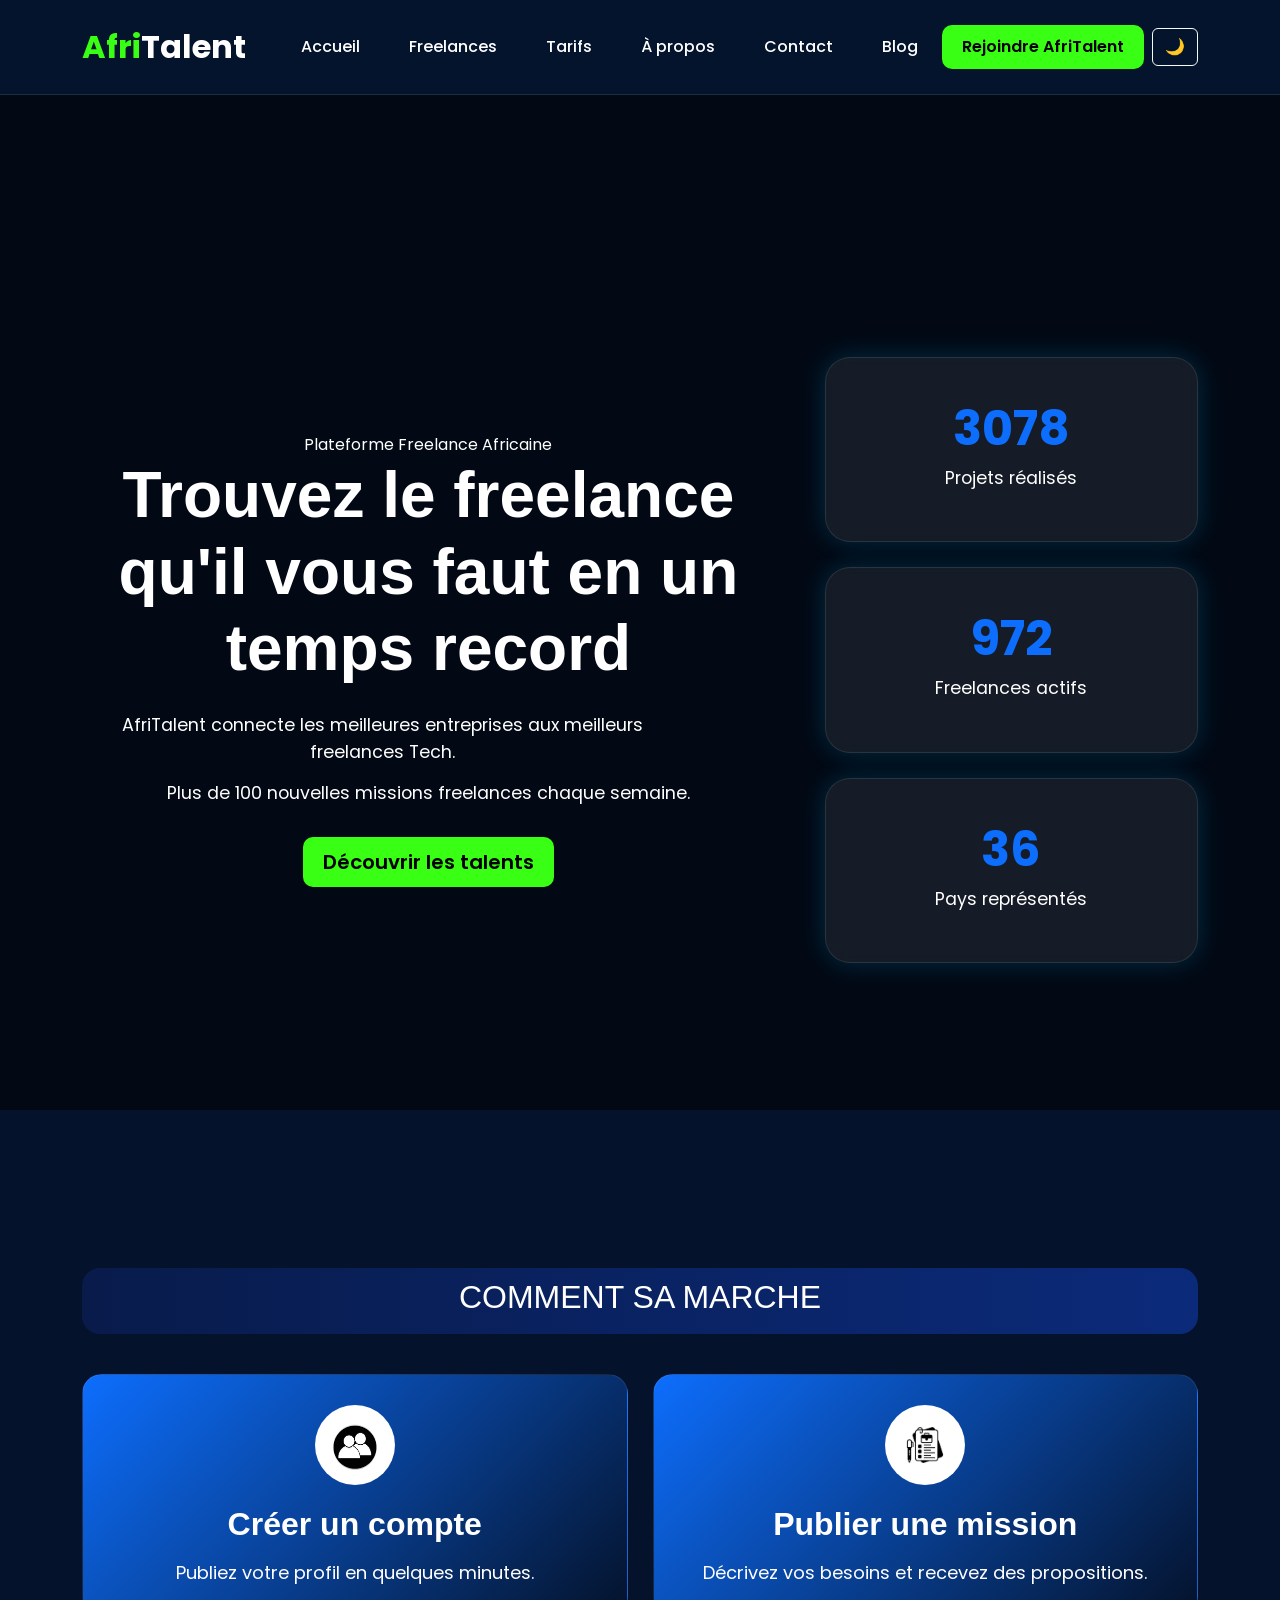
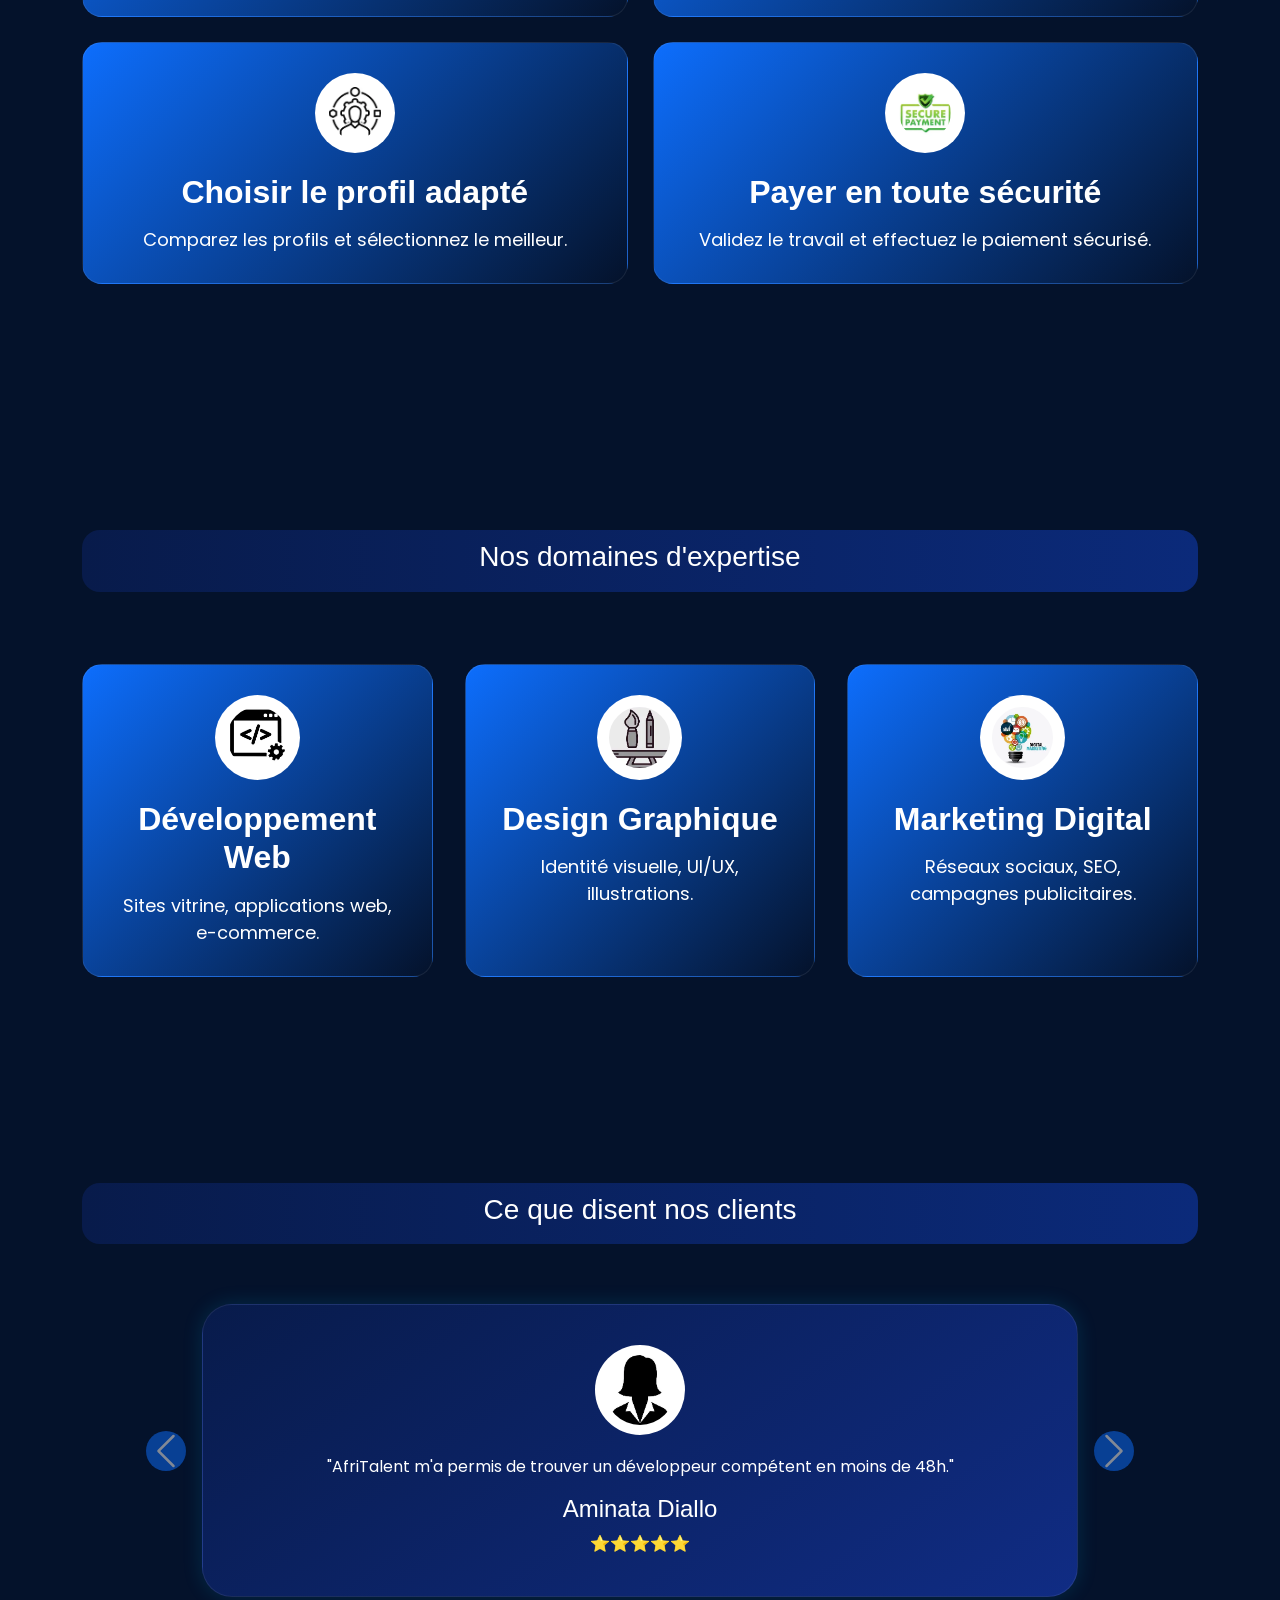
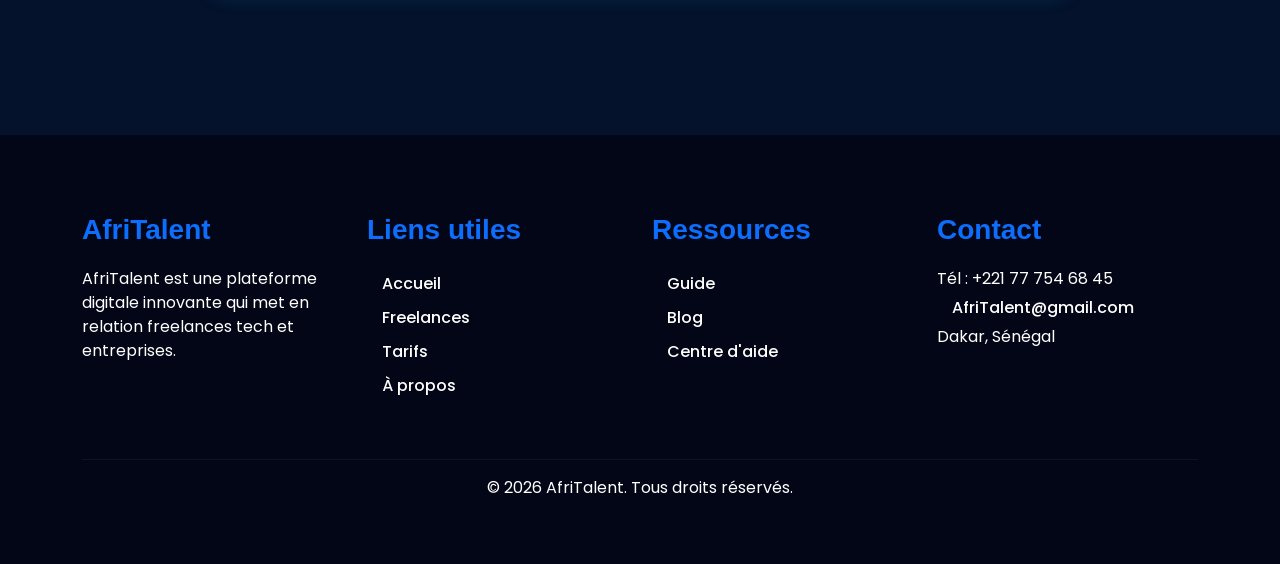
<file: index.html>
<!doctype html>
<html lang="fr">
  <head>
    <meta charset="UTF-8" />
    <meta name="viewport" content="width=device-width, initial-scale=1.0" />

    <title>AfriTalent - Accueil</title>

    <!-- Google Fonts -->
    <link rel="preconnect" href="https://fonts.googleapis.com" />
    <link rel="preconnect" href="https://fonts.gstatic.com" crossorigin />

    <link
      href="https://fonts.googleapis.com/css2?family=Poppins:wght@300;400;500;600;700&display=swap"
      rel="stylesheet"
    />

    <!-- Bootstrap -->
    <link
      href="https://cdn.jsdelivr.net/npm/bootstrap@5.3.0/dist/css/bootstrap.min.css"
      rel="stylesheet"
    />

    <!-- CSS -->
    <link rel="stylesheet" href="css/style.css" />
  </head>

  <body>
    <!-- NAVBAR -->
    <header>
      <nav class="navbar navbar-expand-lg navbar-dark fixed-top">
        <div class="container">
          <a class="navbar-brand logo" href="index.html">
            <span>Afri</span>Talent
          </a>

          <button
            class="navbar-toggler"
            type="button"
            data-bs-toggle="collapse"
            data-bs-target="#navMenu"
          >
            <span class="navbar-toggler-icon"></span>
          </button>

          <div
            class="collapse navbar-collapse justify-content-between align-items-center"
            id="navMenu"
          >
            <ul class="navbar-nav ms-auto">
              <li class="nav-item">
                <a class="nav-link active" href="index.html">Accueil</a>
              </li>

              <li class="nav-item">
                <a class="nav-link" href="freelances.html">Freelances</a>
              </li>

              <li class="nav-item">
                <a class="nav-link" href="tarifs.html">Tarifs</a>
              </li>

              <li class="nav-item">
                <a class="nav-link" href="about.html">À propos</a>
              </li>

              <li class="nav-item">
                <a class="nav-link" href="contact.html">Contact</a>
              </li>

              <li class="nav-item">
                <a class="nav-link" href="#">Blog</a>
              </li>
            </ul>

            <a href="contact.html" class="btn btn-primary ms-lg-3 mt-3 mt-lg-0">
              Rejoindre AfriTalent
            </a>
            <button
              id="theme-toggle"
              class="btn btn-outline-light ms-2 mt-3 mt-lg-0"
            >
              🌙
            </button>
          </div>
        </div>
      </nav>
    </header>

    <!-- MAIN -->
    <main>
      <!-- HERO -->
      <section id="herol">
        <div class="vid">
          <video autoplay muted loop playsinline class="video">
            <source src="videos/video2.mp4" type="video/mp4" />
          </video>

          <div class="vid-overlay"></div>
        </div>

        <div id="fond" class="container">
          <div class="hero-grid">
            <div class="hero-left">
              <span class="hero-badge"> Plateforme Freelance Africaine </span>

              <h1 id="free">
                Trouvez le freelance qu'il vous faut en un temps record
              </h1>

              <p class="hero-text">
                AfriTalent connecte les meilleures entreprises aux meilleurs
                freelances Tech.
              </p>

              <p>Plus de 100 nouvelles missions freelances chaque semaine.</p>

              <a href="freelances.html" class="btn btn-primary btn-lg mt-3">
                Découvrir les talents
              </a>
            </div>

            <div class="hero-right">
              <div class="hero-card">
                <span class="counter-number" data-target="3800"> 0 </span>
                <p>Projets réalisés</p>
              </div>

              <div class="hero-card">
                <span class="counter-number" data-target="1200"> 0 </span>
                <p>Freelances actifs</p>
              </div>

              <div class="hero-card">
                <span class="counter-number" data-target="45"> 0 </span>
                <p>Pays représentés</p>
              </div>
            </div>
          </div>
        </div>
      </section>

      <!-- COMMENT ÇA MARCHE -->
      <section class="container py-5">
        <nav class="navbar-section text-center">
          <h2>COMMENT SA MARCHE</h2>
        </nav>

        <div class="bento-grid">
          <div class="step-card large-card text-center">
            <img
              src="icones/icone_personne.webp"
              class="rounded-circle"
              alt="creer un compte"
            />
            <h3>Créer un compte</h3>
            <p>Publiez votre profil en quelques minutes.</p>
          </div>

          <div class="step-card text-center">
            <img
              src="icones/description3.webp"
              class="rounded-circle"
              alt="publier une mission"
            />
            <h3>Publier une mission</h3>
            <p>Décrivez vos besoins et recevez des propositions.</p>
          </div>

          <div class="step-card text-center">
            <img
              src="icones/profil.webp"
              class="rounded-circle"
              alt="choisir un profil"
            />
            <h3>Choisir le profil adapté</h3>
            <p>Comparez les profils et sélectionnez le meilleur.</p>
          </div>

          <div class="step-card wide-card text-center">
            <img
              src="icones/payement.webp"
              class="rounded-circle"
              alt="payer en toute sécurité"
            />
            <h3>Payer en toute sécurité</h3>
            <p>Validez le travail et effectuez le paiement sécurisé.</p>
          </div>
        </div>
      </section>

      <!-- SERVICES -->
      <section id="services">
        <div class="container py-5">
          <nav class="navbar-section text-center">
            <h3>Nos domaines d'expertise</h3>
          </nav>

          <div class="row g-4">
            <div class="col-12 col-md-6 col-lg-4">
              <div class="step-card service-card text-center">
                <img
                  src="icones/devweb.webp"
                  class="rounded-circle"
                  alt="développement web"
                />
                <h3>Développement Web</h3>
                <p>Sites vitrine, applications web, e-commerce.</p>
              </div>
            </div>

            <div class="col-12 col-md-6 col-lg-4">
              <div class="step-card service-card text-center">
                <img
                  src="icones/disegn.webp"
                  class="rounded-circle"
                  alt="design graphique"
                />
                <h3>Design Graphique</h3>
                <p>Identité visuelle, UI/UX, illustrations.</p>
              </div>
            </div>

            <div class="col-12 col-md-6 col-lg-4">
              <div class="step-card service-card text-center">
                <img
                  src="icones/marketing.webp"
                  class="rounded-circle"
                  alt="marketing digital"
                />
                <h3>Marketing Digital</h3>
                <p>Réseaux sociaux, SEO, campagnes publicitaires.</p>
              </div>
            </div>
          </div>
        </div>
      </section>

      <!-- TEMOIGNAGES -->
      <section id="temoignages">
        <div class="container py-5">
          <nav class="navbar-section text-center">
            <h3>Ce que disent nos clients</h3>
          </nav>

          <div
            id="testimonialCarousel"
            class="carousel slide"
            data-bs-ride="carousel"
          >
            <div class="carousel-inner">
              <div class="carousel-item active">
                <div class="testimonial-card text-center">
                  <img
                    src="icones/tem1.webp"
                    class="tem-img rounded-circle"
                    alt="Aminata Diallo"
                  />

                  <p>
                    "AfriTalent m'a permis de trouver un développeur compétent
                    en moins de 48h."
                  </p>

                  <h4>Aminata Diallo</h4>

                  <span>⭐⭐⭐⭐⭐</span>
                </div>
              </div>

              <div class="carousel-item">
                <div class="testimonial-card text-center">
                  <img
                    src="icones/tem2.webp"
                    class="tem-img rounded-circle"
                    alt="Sophie Mbaye"
                  />

                  <p>
                    "Nous avons trouvé un développeur React en moins de 24h."
                  </p>

                  <h4>Sophie Mbaye</h4>

                  <span>⭐⭐⭐⭐⭐</span>
                </div>
              </div>
              <div class="carousel-item">
                <div class="testimonial-card text-center">
                  <img
                    src="icones/tem1.webp"
                    class="rounded-circle tem-img"
                    alt="Khady Fall"
                  />
                  <p>
                    “Grâce à AfriTalent, j’ai trouvé des développeurs très
                    compétents pour mon projet en seulement quelques jours.”
                  </p>
                  <h4>Khady Fall</h4>
                  <small>Entrepreneure</small>
                  <span>⭐⭐⭐⭐⭐</span>
                </div>
              </div>

              <div class="carousel-item">
                <div class="testimonial-card text-center">
                  <img
                    src="icones/tem2.webp"
                    class="rounded-circle tem-img"
                    alt="Mamadou Sarr"
                  />
                  <p>
                    “Une plateforme moderne et facile à utiliser. Les freelances
                    sont vraiment qualifiés.”
                  </p>
                  <h4>Mamadou Sarr</h4>
                  <small>CEO Startup</small>
                  <span>⭐⭐⭐⭐⭐</span>
                </div>
              </div>

              <div class="carousel-item">
                <div class="testimonial-card text-center">
                  <img
                    src="icones/tem2.webp"
                    class="rounded-circle tem-img"
                    alt="Aïssatou Ndiaye"
                  />
                  <p>
                    “AfriTalent m’a permis de décrocher mes premières missions
                    internationales en freelance.”
                  </p>
                  <h5>Aïssatou Ndiaye</h5>
                  <small>Développeuse Web</small>
                  <span>⭐⭐⭐⭐⭐</span>
                </div>
              </div>
            </div>

            <!-- boutons carousel -->
            <button
              class="carousel-control-prev"
              type="button"
              data-bs-target="#testimonialCarousel"
              data-bs-slide="prev"
            >
              <span class="carousel-control-prev-icon"></span>
            </button>

            <button
              class="carousel-control-next"
              type="button"
              data-bs-target="#testimonialCarousel"
              data-bs-slide="next"
            >
              <span class="carousel-control-next-icon"></span>
            </button>
          </div>
        </div>
      </section>
    </main>

    <!-- FOOTER -->
    <footer id="foot" class="text-white mt-5 p-5">
      <div class="container">
        <div class="row">
          <!-- COL 1 -->

          <div class="col-12 col-md-6 col-lg-3 mb-4">
            <h3>AfriTalent</h3>

            <p>
              AfriTalent est une plateforme digitale innovante qui met en
              relation freelances tech et entreprises.
            </p>
          </div>

          <!-- COL 2 -->

          <div class="col-12 col-md-6 col-lg-3 mb-4">
            <h3>Liens utiles</h3>

            <ul class="list-unstyled">
              <li><a class="nav-link" href="index.html">Accueil</a></li>
              <li><a class="nav-link" href="freelances.html">Freelances</a></li>
              <li><a class="nav-link" href="tarifs.html">Tarifs</a></li>
              <li><a class="nav-link" href="about.html">À propos</a></li>
            </ul>
          </div>

          <!-- COL 3 -->

          <div class="col-12 col-md-6 col-lg-3 mb-4">
            <h3>Ressources</h3>

            <ul class="list-unstyled">
              <li><a class="nav-link" href="#">Guide</a></li>
              <li><a class="nav-link" href="#">Blog</a></li>
              <li><a class="nav-link" href="#">Centre d'aide</a></li>
            </ul>
          </div>

          <!-- COL 4 -->

          <div class="col-12 col-md-6 col-lg-3 mb-4">
            <h3>Contact</h3>

            <ul class="list-unstyled">
              <li>Tél : +221 77 754 68 45</li>

              <li>
                <a class="nav-link" href="mailto:AfriTalent@gmail.com">
                  AfriTalent@gmail.com
                </a>
              </li>

              <li>Dakar, Sénégal</li>
            </ul>
          </div>
        </div>

        <hr />

        <div class="text-center">
          <p>© 2026 AfriTalent. Tous droits réservés.</p>
        </div>
      </div>
    </footer>
    <button id="backToTop">↑</button>

    <!-- Bootstrap JS -->
    <script src="https://cdn.jsdelivr.net/npm/bootstrap@5.3.0/dist/js/bootstrap.bundle.min.js"></script>

    <!-- JS -->
    <script src="js/main.js"></script>
  </body>
</html>
</file>
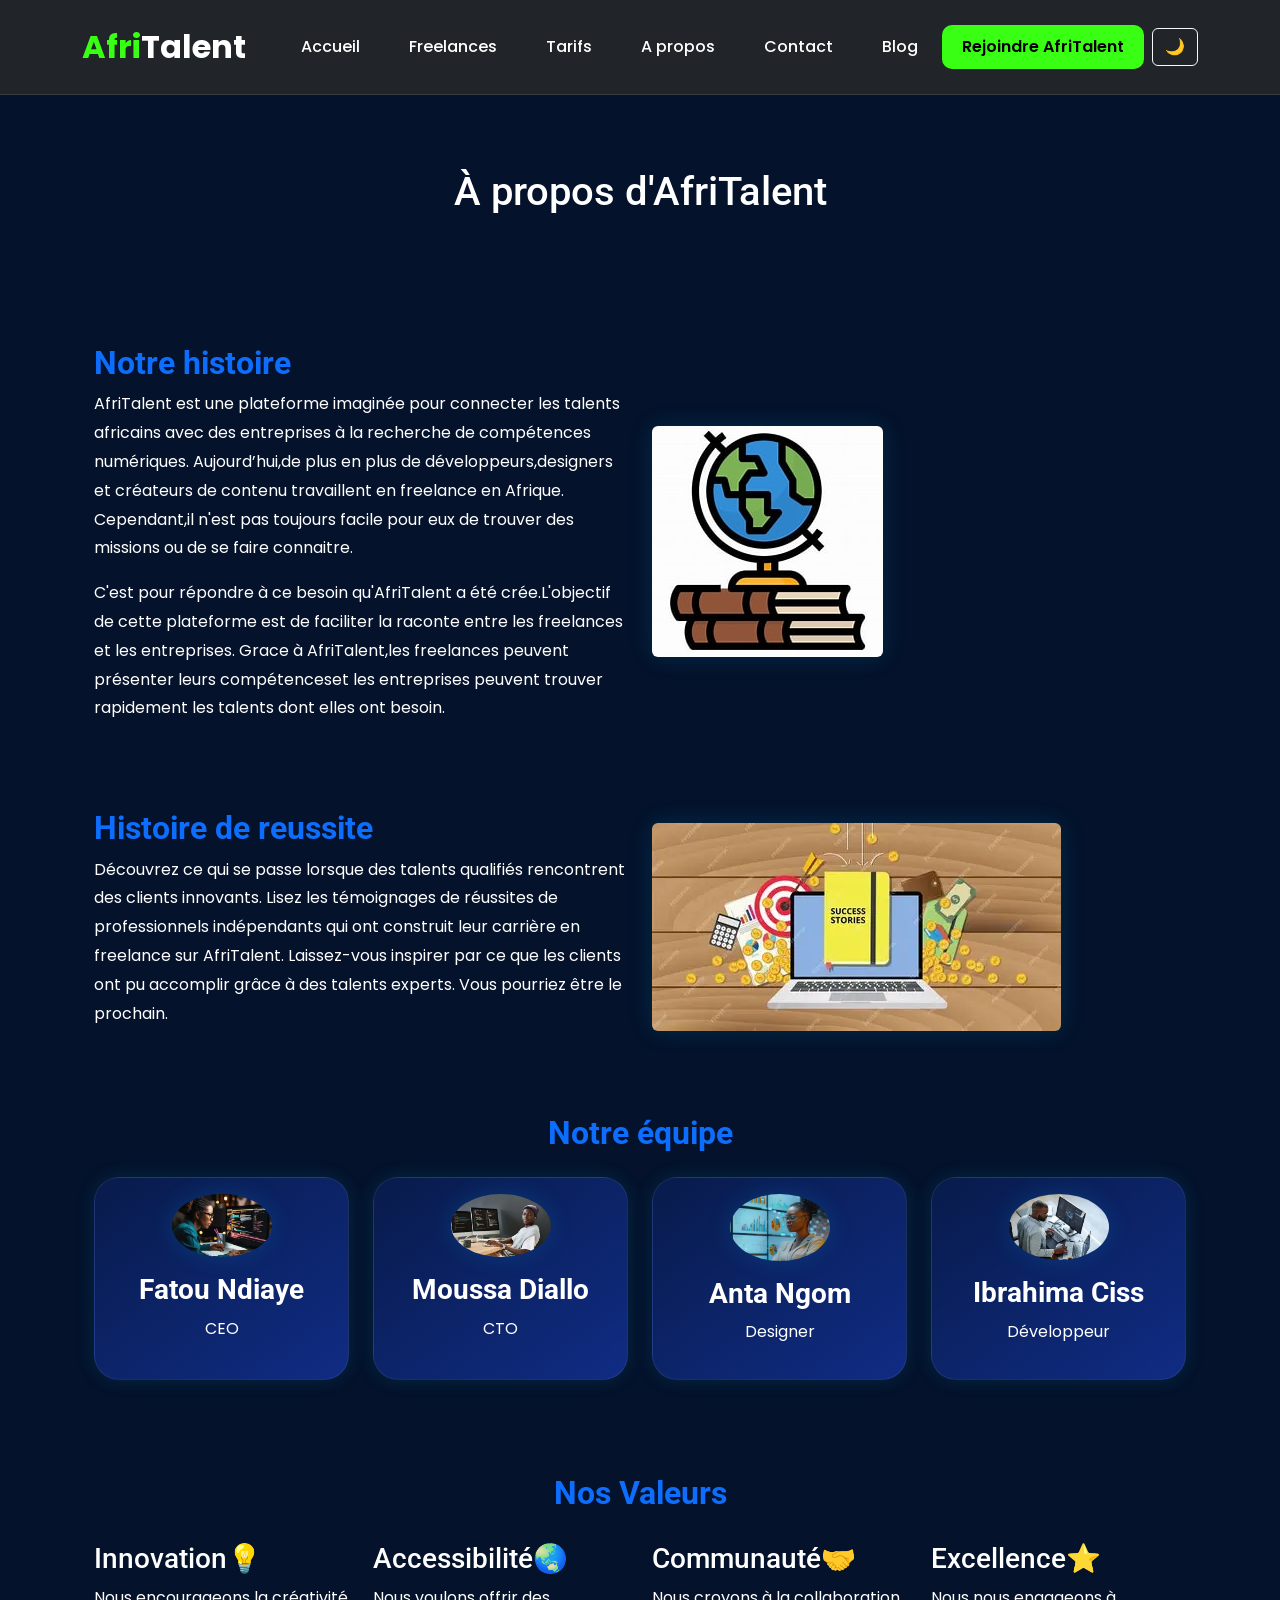
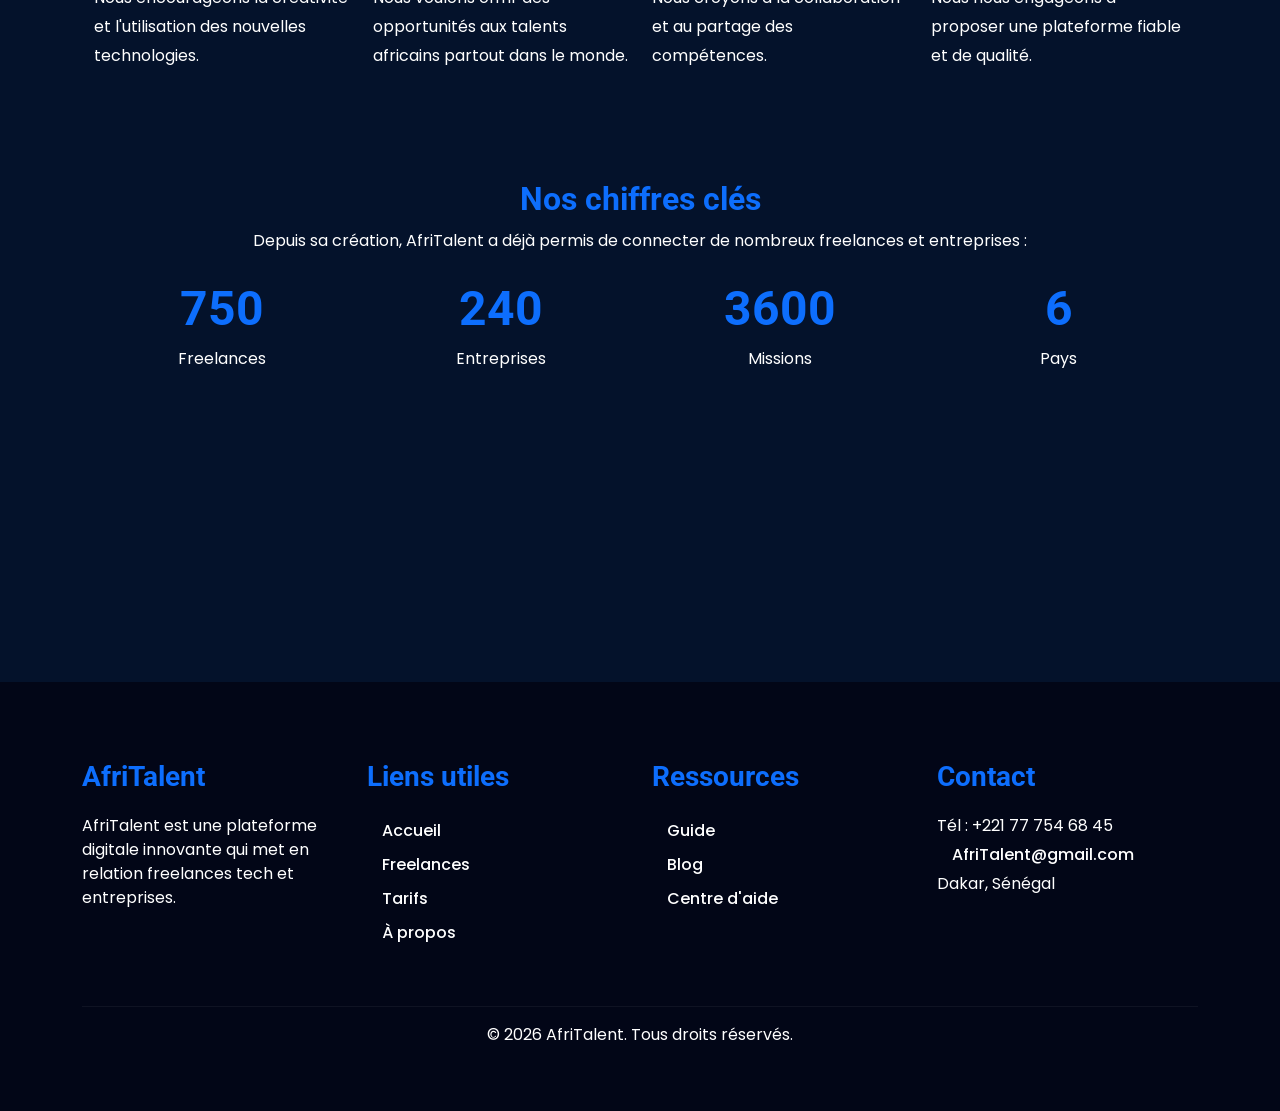
<file: about.html>
<!doctype html>
<html lang="fr">
  <head>
    <meta charset="UTF-8" />
    <meta name="viewport" content="width=device-width, initial-scale=1.0" />
    <title>AfriTalent-About</title>
    <!-- Google Fonts -->
    <link rel="preconnect" href="https://fonts.googleapis.com" />
    <link rel="preconnect" href="https://fonts.gstatic.com" crossorigin />

    <link
      href="https://fonts.googleapis.com/css2?family=Poppins:wght@300;400;500;600;700&family=Roboto:wght@300;400;500&display=swap"
      rel="stylesheet"
    />
    <!-- Bootstrap 5 via CDN : feuille de style -->
    <link
      href="https://cdn.jsdelivr.net/npm/bootstrap@5.3.0/dist/css/bootstrap.min.css"
      rel="stylesheet"
    />
    <link rel="stylesheet" href="css/style.css" />
  </head>
  <body>
    <header>
      <!-- Navigation Bootstrap commune a toutes les pages -->
      <nav class="navbar navbar-expand-lg navbar-dark bg-dark fixed-top">
        <div class="container">
          <a class="navbar-brand logo" href="index.html">
            <span>Afri</span>Talent
          </a>
          <button
            class="navbar-toggler"
            type="button"
            data-bs-toggle="collapse"
            data-bs-target="#navMenu"
            aria-controls="navMenu"
            aria-expanded="false"
            aria-label="Toggle navigation"
          >
            <span class="navbar-toggler-icon"></span>
          </button>
          <div
            class="collapse navbar-collapse justify-content-between align-items-center"
            id="navMenu"
          >
            <ul class="navbar-nav ms-auto">
              <li class="nav-item">
                <a class="nav-link active" href="index.html">Accueil</a>
              </li>
              <li class="nav-item">
                <a class="nav-link" href="freelances.html">Freelances</a>
              </li>
              <li class="nav-item">
                <a class="nav-link" href="tarifs.html">Tarifs</a>
              </li>
              <li class="nav-item">
                <a class="nav-link" href="about.html">A propos</a>
              </li>
              <li class="nav-item">
                <a class="nav-link" href="contact.html">Contact</a>
              </li>
              <li class="nav-item">
                <a class="nav-link" href="index.html">Blog</a>
              </li>
            </ul>
            <a href="contact.html" class="btn btn-primary ms-3"
              >Rejoindre AfriTalent</a
            >
            <button
              id="theme-toggle"
              class="btn btn-outline-light ms-2 mt-3 mt-lg-0"
            >
              🌙
            </button>
          </div>
        </div>
      </nav>
    </header>
    <section id="hero">
      <h1 class="text-center pt-5">À propos d'AfriTalent</h1>

      <div class="container py-5">
        <div class="container pt-5">
          <section>
            <div class="row align-items-center mt-4">
              <div class="col-12 col-md-6">
                <h2 class="acc">Notre histoire</h2>
                <p>
                  AfriTalent est une plateforme imaginée pour connecter les
                  talents africains avec des entreprises à la recherche de
                  compétences numériques. Aujourd’hui,de plus en plus de
                  développeurs,designers et créateurs de contenu travaillent en
                  freelance en Afrique. Cependant,il n'est pas toujours facile
                  pour eux de trouver des missions ou de se faire connaitre.
                </p>
                <p>
                  C'est pour répondre à ce besoin qu'AfriTalent a été
                  crée.L'objectif de cette plateforme est de faciliter la
                  raconte entre les freelances et les entreprises. Grace à
                  AfriTalent,les freelances peuvent présenter leurs
                  compétenceset les entreprises peuvent trouver rapidement les
                  talents dont elles ont besoin.
                </p>
              </div>
              <div class="col-12 col-md-6">
                <img
                  src="icones/histoire.jpg"
                  class="img-fluid rounded"
                  alt="Histoire AfriTalent"
                />
              </div>
            </div>
          </section>
          <section class="mt-5">
            <div class="row align-items-center mt-4">
              <div class="col-md-6">
                <h2 class="acc">Histoire de reussite</h2>
                <p>
                  Découvrez ce qui se passe lorsque des talents qualifiés
                  rencontrent des clients innovants. Lisez les témoignages de
                  réussites de professionnels indépendants qui ont construit
                  leur carrière en freelance sur AfriTalent. Laissez-vous
                  inspirer par ce que les clients ont pu accomplir grâce à des
                  talents experts. Vous pourriez être le prochain.
                </p>
              </div>
              <div class="col-12 col-md-6">
                <img
                  src="icones/reussite.webp"
                  class="img-fluid rounded"
                  alt="Histoire de réussite"
                />
              </div>
            </div>
          </section>
          <section class="mt-5">
            <h2 class="text-center acc">Notre équipe</h2>

            <div class="row text-center mt-4">
              <div class="col-12 col-sm-6 col-lg-3 mb-4">
                <div class="card p-3 equipe">
                  <img
                    src="icones/femme.webp"
                    alt="Fatou Ndiaye"
                    class="rounded-circle mx-auto mb-3"
                    width="100"
                  />
                  <h3>Fatou Ndiaye</h3>
                  <p>CEO</p>
                </div>
              </div>

              <div class="col-12 col-sm-6 col-lg-3 mb-4">
                <div class="card p-3 equipe">
                  <img
                    src="icones/hommes.webp"
                    alt="Moussa Diallo"
                    class="rounded-circle mx-auto mb-3"
                    width="100"
                  />
                  <h3>Moussa Diallo</h3>
                  <p>CTO</p>
                </div>
              </div>

              <div class="col-12 col-sm-6 col-lg-3 mb-4">
                <div class="card p-3 equipe">
                  <img
                    src="icones/anta.webp"
                    alt="Anta Ngom"
                    class="rounded-circle mx-auto mb-3"
                    width="100"
                  />
                  <h3>Anta Ngom</h3>
                  <p>Designer</p>
                </div>
              </div>

              <div class="col-12 col-sm-6 col-lg-3 mb-4">
                <div class="card p-3 equipe">
                  <img
                    src="icones/ibou.webp"
                    alt="Ibrahima Ciss"
                    class="rounded-circle mx-auto mb-3"
                    width="100"
                  />
                  <h3>Ibrahima Ciss</h3>
                  <p>Développeur</p>
                </div>
              </div>
            </div>
          </section>
          <section class="mt-5">
            <h2 class="text-center acc">Nos Valeurs</h2>
            <div class="row">
              <div class="col-12 col-sm-6 col-lg-3 mb-4">
                <h3>Innovation💡</h3>
                <p>
                  Nous encourageons la créativité et l'utilisation des nouvelles
                  technologies.
                </p>
              </div>
              <div class="col-12 col-sm-6 col-lg-3 mb-4">
                <h3>Accessibilité🌏</h3>
                <p>
                  Nous voulons offrir des opportunités aux talents africains
                  partout dans le monde.
                </p>
              </div>
              <div class="col-12 col-sm-6 col-lg-3 mb-4">
                <h3>Communauté🤝</h3>
                <p>
                  Nous croyons à la collaboration et au partage des compétences.
                </p>
              </div>
              <div class="col-12 col-sm-6 col-lg-3 mb-4">
                <h3>Excellence⭐</h3>
                <p>
                  Nous nous engageons à proposer une plateforme fiable et de
                  qualité.
                </p>
              </div>
            </div>
          </section>
          <section class="mt-5">
            <h2 class="text-center acc">Nos chiffres clés</h2>

            <p class="text-center">
              Depuis sa création, AfriTalent a déjà permis de connecter de
              nombreux freelances et entreprises :
            </p>

            <div class="row mt-4 text-center">
              <div class="col-12 col-sm-6 col-lg-3 mb-4">
                <h3 class="counter-number" data-target="2500">0</h3>
                <p>Freelances</p>
              </div>

              <div class="col-12 col-sm-6 col-lg-3 mb-4">
                <h3 class="counter-number" data-target="800">0</h3>
                <p>Entreprises</p>
              </div>

              <div class="col-12 col-sm-6 col-lg-3 mb-4">
                <h3 class="counter-number" data-target="12000">0</h3>
                <p>Missions</p>
              </div>

              <div class="col-12 col-sm-6 col-lg-3 mb-4">
                <h3 class="counter-number" data-target="20">0</h3>
                <p>Pays</p>
              </div>
            </div>
          </section>
        </div>
      </div>
    </section>

    <footer id="foot" class="text-white mt-5 p-5">
      <div class="container">
        <div class="row">
          <!-- COL 1 -->

          <div class="col-12col-md-6 col-lg-3 mb-4">
            <h3>AfriTalent</h3>

            <p>
              AfriTalent est une plateforme digitale innovante qui met en
              relation freelances tech et entreprises.
            </p>
          </div>

          <!-- COL 2 -->

          <div class="col-12 col-md-6 col-lg-3 mb-4">
            <h3>Liens utiles</h3>

            <ul class="list-unstyled">
              <li><a class="nav-link" href="index.html">Accueil</a></li>
              <li><a class="nav-link" href="freelances.html">Freelances</a></li>
              <li><a class="nav-link" href="tarifs.html">Tarifs</a></li>
              <li><a class="nav-link" href="about.html">À propos</a></li>
            </ul>
          </div>

          <!-- COL 3 -->

          <div class="col-12 col-md-6 col-lg-3 mb-4">
            <h3>Ressources</h3>

            <ul class="list-unstyled">
              <li><a class="nav-link" href="#">Guide</a></li>
              <li><a class="nav-link" href="#">Blog</a></li>
              <li><a class="nav-link" href="#">Centre d'aide</a></li>
            </ul>
          </div>

          <!-- COL 4 -->

          <div class="col-12 col-md-6 col-lg-3 mb-4">
            <h3>Contact</h3>

            <ul class="list-unstyled">
              <li>Tél : +221 77 754 68 45</li>

              <li>
                <a class="nav-link" href="mailto:AfriTalent@gmail.com">
                  AfriTalent@gmail.com
                </a>
              </li>

              <li>Dakar, Sénégal</li>
            </ul>
          </div>
        </div>

        <hr />

        <div class="text-center">
          <p>© 2026 AfriTalent. Tous droits réservés.</p>
        </div>
      </div>
    </footer>
    <button id="backToTop">↑</button>
    <!-- Bootstrap 5 via CDN : script JavaScript -->
    <script src="https://cdn.jsdelivr.net/npm/bootstrap@5.3.0/dist/js/bootstrap.bundle.min.js"></script>
    <!-- Votre script JavaScript -->
    <script src="js/main.js"></script>
  </body>
</html>
</file>
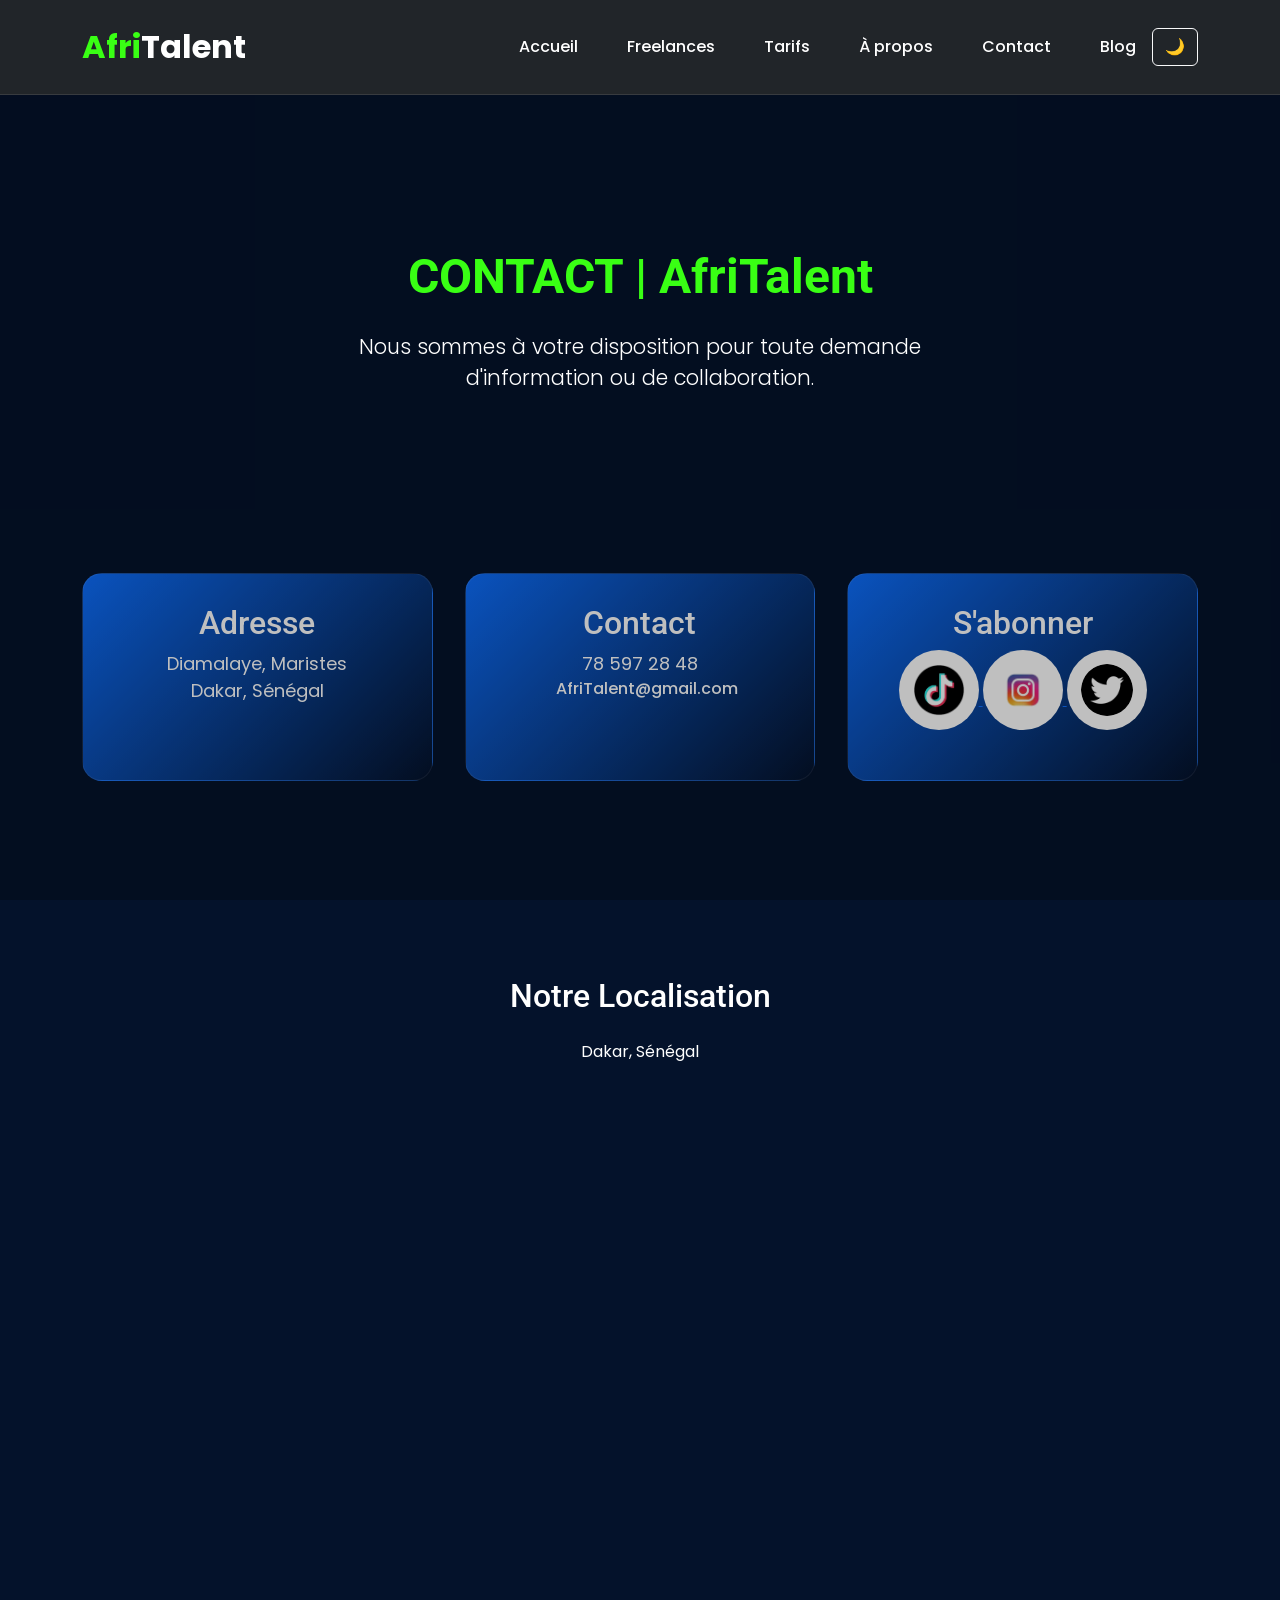
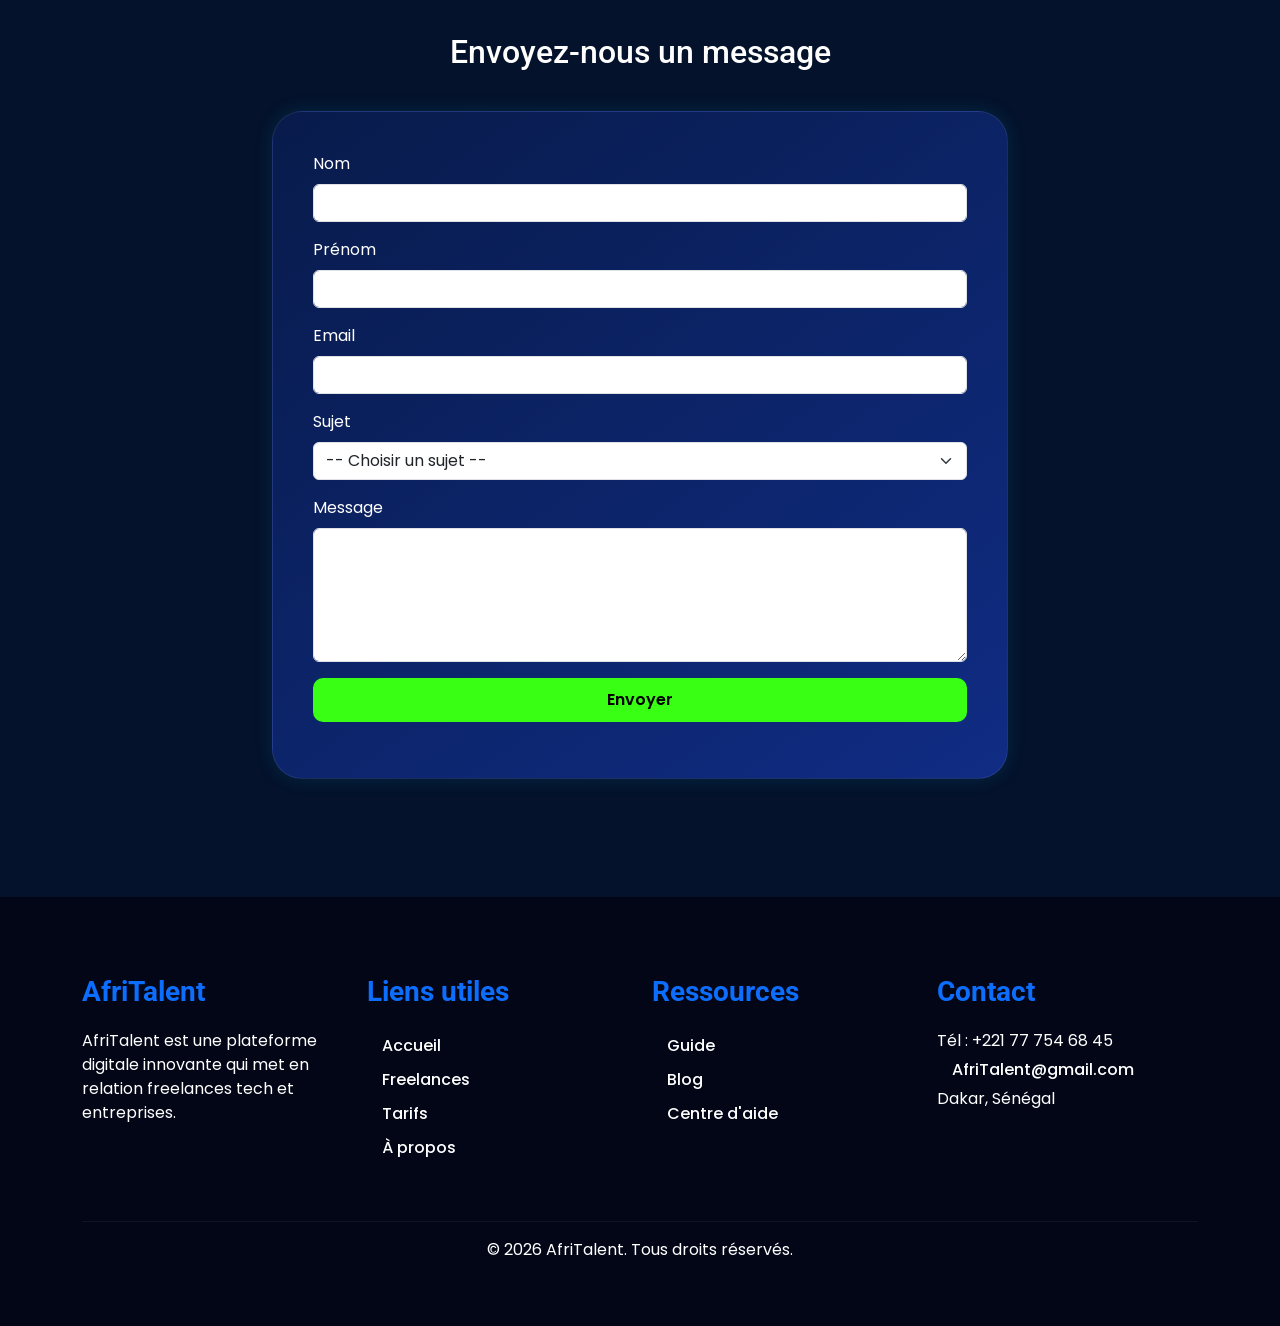
<file: contact.html>
<!doctype html>
<html lang="fr">
  <head>
    <meta charset="UTF-8" />
    <meta name="viewport" content="width=device-width, initial-scale=1.0" />
    <title>AfriTalent - Contact</title>

    <!-- Google Fonts -->
    <link rel="preconnect" href="https://fonts.googleapis.com" />
    <link rel="preconnect" href="https://fonts.gstatic.com" crossorigin />

    <link
      href="https://fonts.googleapis.com/css2?family=Poppins:wght@300;400;500;600;700&family=Roboto:wght@300;400;500&display=swap"
      rel="stylesheet"
    />

    <!-- Bootstrap -->
    <link
      href="https://cdn.jsdelivr.net/npm/bootstrap@5.3.0/dist/css/bootstrap.min.css"
      rel="stylesheet"
    />

    <!-- CSS -->
    <link rel="stylesheet" href="css/style.css" />
  </head>

  <body id="contact-page">
    <header class="mb-5 contact-header">
      <!-- NAVBAR -->
      <nav class="navbar navbar-expand-lg navbar-dark bg-dark fixed-top">
        <div class="container">
          <a class="navbar-brand logo" href="index.html">
            <span>Afri</span>Talent
          </a>

          <button
            class="navbar-toggler"
            type="button"
            data-bs-toggle="collapse"
            data-bs-target="#navMenu"
            aria-controls="navMenu"
            aria-expanded="false"
            aria-label="Toggle navigation"
          >
            <span class="navbar-toggler-icon"></span>
          </button>

          <div
            class="collapse navbar-collapse justify-content-between align-items-center"
            id="navMenu"
          >
            <ul class="navbar-nav ms-auto">
              <li class="nav-item">
                <a class="nav-link active" href="index.html"> Accueil </a>
              </li>

              <li class="nav-item">
                <a class="nav-link" href="freelances.html"> Freelances </a>
              </li>

              <li class="nav-item">
                <a class="nav-link" href="tarifs.html"> Tarifs </a>
              </li>

              <li class="nav-item">
                <a class="nav-link" href="about.html"> À propos </a>
              </li>

              <li class="nav-item">
                <a class="nav-link" href="contact.html"> Contact </a>
              </li>

              <li class="nav-item">
                <a class="nav-link" href="index.html"> Blog </a>
              </li>
            </ul>
            <button
              id="theme-toggle"
              class="btn btn-outline-light ms-2 mt-3 mt-lg-0"
            >
              🌙
            </button>
          </div>
        </div>
      </nav>
    </header>

    <!-- HERO CONTACT -->
    <section id="hero-contact">
      <div class="hero-overlay"></div>

      <div class="container hero-content text-center text-white">
        <h1 class="fw-bold">CONTACT | AfriTalent</h1>

        <p class="lead">
          Nous sommes à votre disposition pour toute demande d'information ou de
          collaboration.
        </p>
      </div>
    </section>

    <!-- INFOS CONTACT -->
    <section class="container py-5">
      <div class="row g-4">
        <!-- ADRESSE -->
        <div class="col-12 col-md-6 col-lg-4">
          <div class="step-card text-center h-100">
            <h2>Adresse</h2>

            <p>Diamalaye, Maristes</p>

            <p>Dakar, Sénégal</p>
          </div>
        </div>

        <!-- CONTACT -->
        <div class="col-12 col-md-6 col-lg-4">
          <div class="step-card text-center h-100">
            <h2>Contact</h2>

            <p>78 597 28 48</p>

            <a class="nav-link active" href="mailto:AfriTalent@gmail.com">
              AfriTalent@gmail.com
            </a>
          </div>
        </div>

        <!-- RESEAUX -->
        <div class="col-12 col-md-6 col-lg-4">
          <div class="step-card text-center h-100">
            <h2>S'abonner</h2>

            <a href="https://www.tiktok.com/">
              <img
                src="icones/tiktok.webp"
                class="rounded-circle social-icon"
                alt="TikTok"
              />
            </a>

            <a href="https://www.instagram.com/">
              <img
                src="icones/ins.webp"
                class="rounded-circle social-icon"
                alt="Instagram"
              />
            </a>

            <a href="https://x.com/">
              <img
                src="icones/twit.png"
                class="rounded-circle social-icon"
                alt="Twitter"
              />
            </a>
          </div>
        </div>
      </div>
    </section>

    <!-- LOCALISATION -->
    <section class="container py-5">
      <div class="row justify-content-center">
        <div class="col-12 col-md-6 col-lg-8">
          <h2 class="text-center mb-4">Notre Localisation</h2>

          <p class="text-center">Dakar, Sénégal</p>

          <iframe
            src="https://www.google.com/maps/embed?pb=!1m18!1m12!1m3!1d3858.557766325698!2d-17.456789!3d14.712345!2m3!1f0!2f0!3f0!3m2!1i1024!2i768!4f13.1!3m3!1m2!1s0xec172c5d6b8f7b9f%3A0x3f8e9b2c1d5e6a7b!2sDakar%2C%20S%C3%A9n%C3%A9gal!5e0!3m2!1sfr!2ssn!4v1234567890!5m2!1sfr!2ssn"
            height="350"
            style="border: 0; border-radius: 15px; width: 100%"
            allowfullscreen=""
            loading="lazy"
          >
          </iframe>
        </div>
      </div>
    </section>

    <!-- FORMULAIRE -->
    <section class="container py-5">
      <div class="row justify-content-center">
        <div class="col-12 col-md-6 col-lg-8">
          <div class="contact-form-box">
            <h2 class="text-center mb-4">Envoyez-nous un message</h2>

            <form id="contactForm">
              <!-- NOM -->
              <div class="mb-3">
                <label class="form-label"> Nom </label>

                <input type="text" id="nom" class="form-control" />

                <small class="text-danger" id="errNom"></small>
              </div>

              <!-- PRENOM -->
              <div class="mb-3">
                <label class="form-label"> Prénom </label>

                <input type="text" id="prenom" class="form-control" />

                <small class="text-danger" id="errPrenom"></small>
              </div>

              <!-- EMAIL -->
              <div class="mb-3">
                <label class="form-label"> Email </label>

                <input type="email" id="email" class="form-control" />

                <small class="text-danger" id="errEmail"></small>
              </div>

              <!-- SUJET -->
              <div class="mb-3">
                <label class="form-label"> Sujet </label>

                <select id="sujet" class="form-select">
                  <option value="">-- Choisir un sujet --</option>

                  <option value="info">Information</option>

                  <option value="collab">Collaboration</option>

                  <option value="support">Support</option>
                </select>

                <small class="text-danger" id="errSujet"></small>
              </div>

              <!-- MESSAGE -->
              <div class="mb-3">
                <label class="form-label"> Message </label>

                <textarea id="message" class="form-control" rows="5"></textarea>

                <small class="text-danger" id="errMessage"></small>
              </div>

              <!-- BOUTON -->
              <button type="submit" class="btn btn-primary w-100">
                Envoyer
              </button>

              <!-- SUCCESS -->
              <div id="success" class="mt-3 text-center fw-bold"></div>
            </form>
          </div>
        </div>
      </div>
    </section>

    <!-- FOOTER -->
    <footer id="foot" class="text-white mt-5 p-5">
      <div class="container">
        <div class="row">
          <!-- COL 1 -->
          <div class="col-12 col-md-6 col-lg-3 mb-4">
            <h3>AfriTalent</h3>

            <p>
              AfriTalent est une plateforme digitale innovante qui met en
              relation freelances tech et entreprises.
            </p>
          </div>

          <!-- COL 2 -->
          <div class="col-12 col-md-6 col-lg-3 mb-4">
            <h3>Liens utiles</h3>

            <ul class="list-unstyled">
              <li>
                <a class="nav-link" href="index.html"> Accueil </a>
              </li>

              <li>
                <a class="nav-link" href="freelances.html"> Freelances </a>
              </li>

              <li>
                <a class="nav-link" href="tarifs.html"> Tarifs </a>
              </li>

              <li>
                <a class="nav-link" href="about.html"> À propos </a>
              </li>
            </ul>
          </div>

          <!-- COL 3 -->
          <div class="col-12 col-md-6 col-lg-3 mb-4">
            <h3>Ressources</h3>

            <ul class="list-unstyled">
              <li>
                <a class="nav-link" href="#"> Guide </a>
              </li>

              <li>
                <a class="nav-link" href="#"> Blog </a>
              </li>

              <li>
                <a class="nav-link" href="#"> Centre d'aide </a>
              </li>
            </ul>
          </div>

          <!-- COL 4 -->
          <div class="col-12 col-md-6 col-lg-3 mb-4">
            <h3>Contact</h3>

            <ul class="list-unstyled">
              <li>Tél : +221 77 754 68 45</li>

              <li>
                <a class="nav-link" href="mailto:AfriTalent@gmail.com">
                  AfriTalent@gmail.com
                </a>
              </li>

              <li>Dakar, Sénégal</li>
            </ul>
          </div>
        </div>

        <hr />

        <div class="text-center">
          <p>© 2026 AfriTalent. Tous droits réservés.</p>
        </div>
      </div>
    </footer>
    <button id="backToTop">↑</button>
    <!-- Bootstrap 5 via CDN : script JavaScript -->
    <script src="https://cdn.jsdelivr.net/npm/bootstrap@5.3.0/dist/js/bootstrap.bundle.min.js"></script>
    <!-- Votre script JavaScript -->
    <script src="js/main.js"></script>
  </body>
</html>
</file>
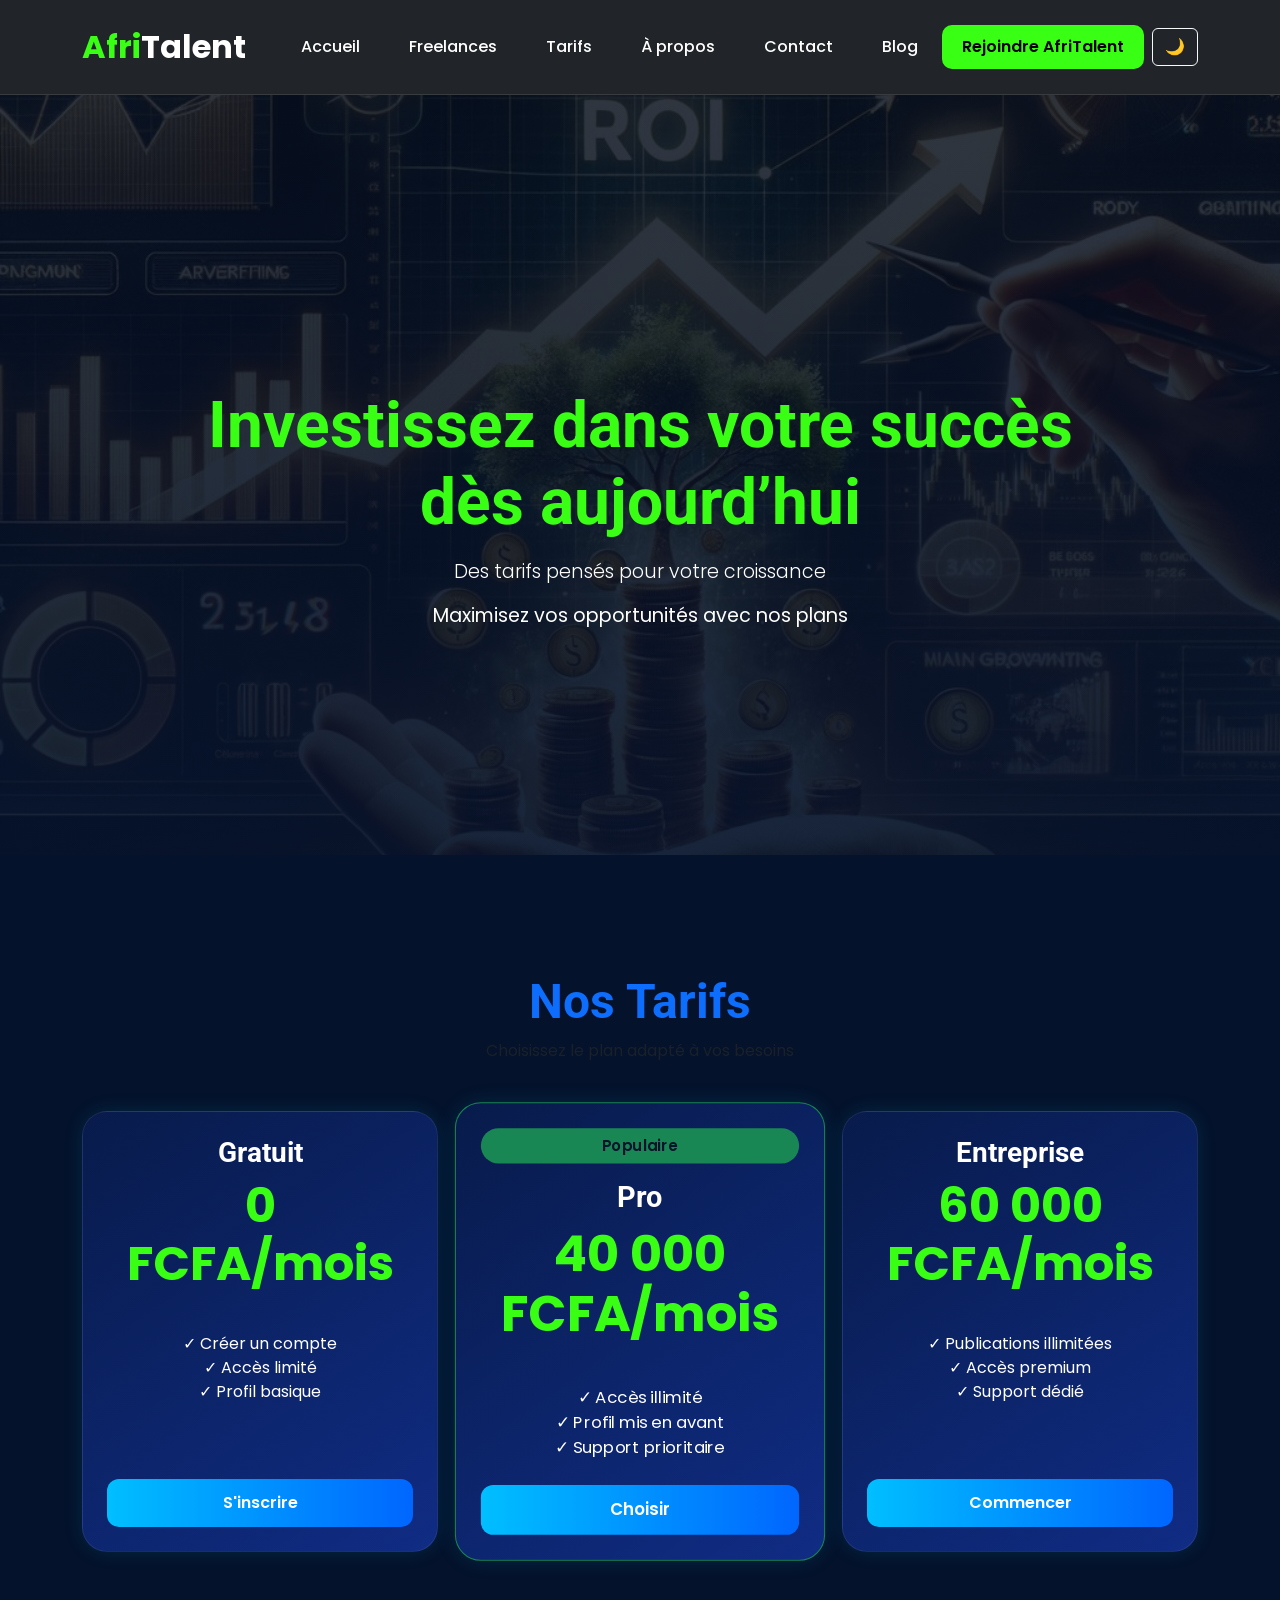
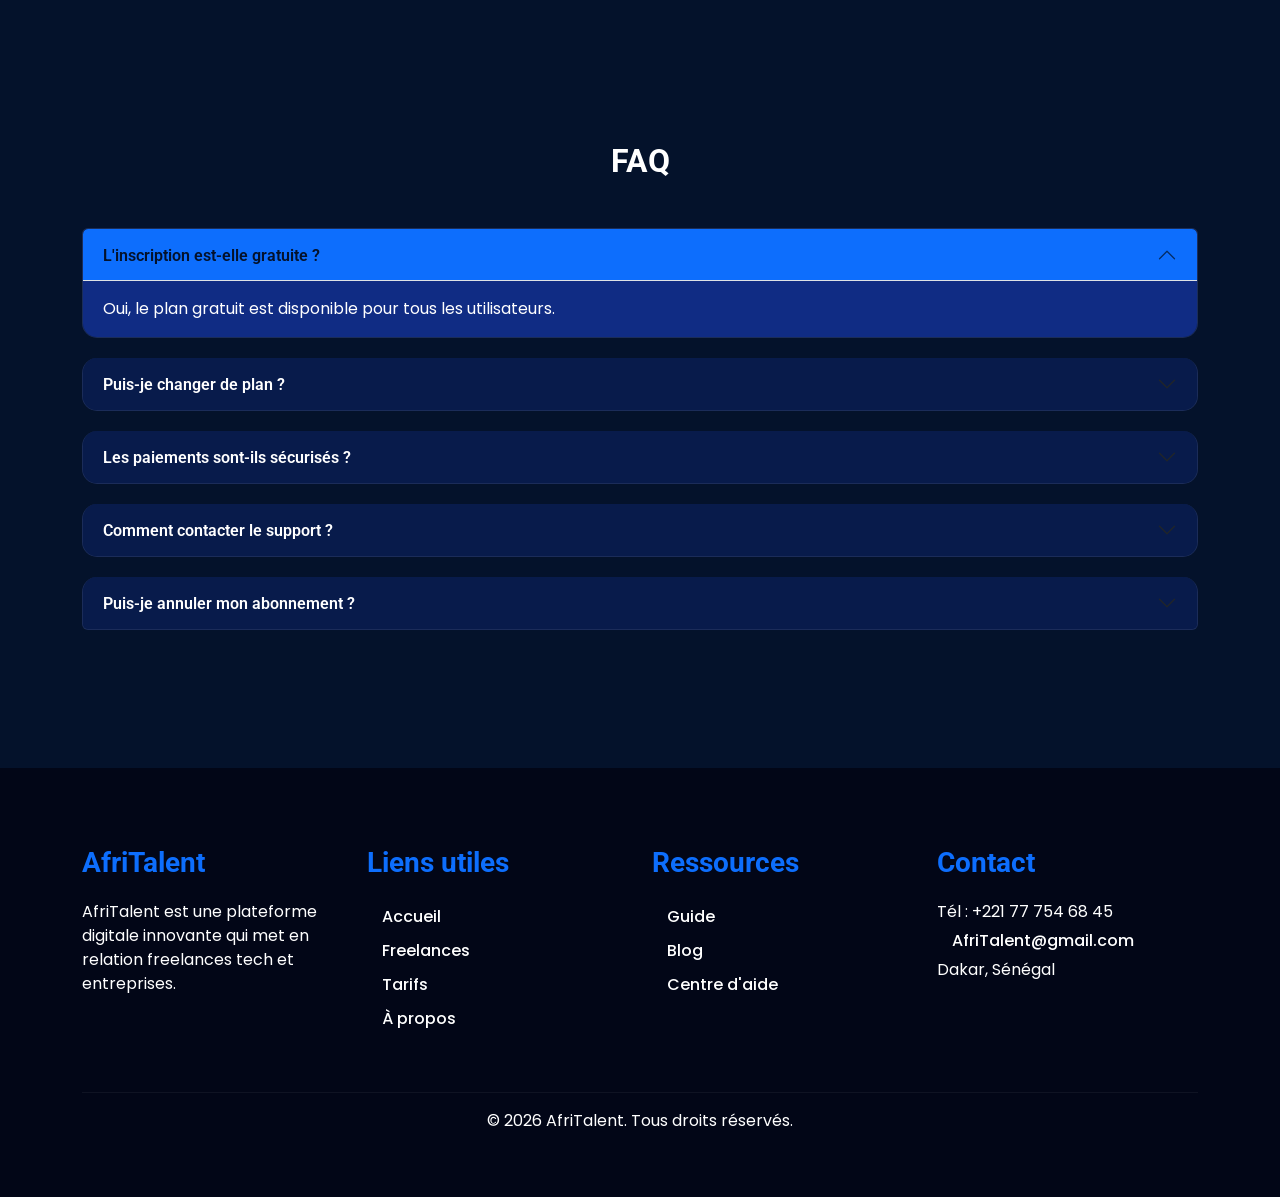
<file: tarifs.html>
<!doctype html>
<html lang="fr">
  <head>
    <meta charset="UTF-8" />
    <meta name="viewport" content="width=device-width, initial-scale=1.0" />
    <title>AfriTalent - Tarifs</title>

    <!-- Google Fonts -->
    <link rel="preconnect" href="https://fonts.googleapis.com" />
    <link rel="preconnect" href="https://fonts.gstatic.com" crossorigin />

    <link
      href="https://fonts.googleapis.com/css2?family=Poppins:wght@300;400;500;600;700&family=Roboto:wght@300;400;500&display=swap"
      rel="stylesheet"
    />

    <!-- Bootstrap -->
    <link
      href="https://cdn.jsdelivr.net/npm/bootstrap@5.3.0/dist/css/bootstrap.min.css"
      rel="stylesheet"
    />

    <!-- CSS -->
    <link rel="stylesheet" href="css/style.css" />
  </head>

  <body id="tarifs-page">
    <!-- NAVBAR -->
    <header>
      <nav class="navbar navbar-expand-lg navbar-dark bg-dark fixed-top">
        <div class="container">
          <a class="navbar-brand logo" href="index.html">
            <span>Afri</span>Talent
          </a>

          <button
            class="navbar-toggler"
            type="button"
            data-bs-toggle="collapse"
            data-bs-target="#navMenu"
            aria-controls="navMenu"
            aria-expanded="false"
            aria-label="Toggle navigation"
          >
            <span class="navbar-toggler-icon"></span>
          </button>

          <div
            class="collapse navbar-collapse justify-content-between align-items-center"
            id="navMenu"
          >
            <ul class="navbar-nav ms-auto">
              <li class="nav-item">
                <a class="nav-link active" href="index.html">Accueil</a>
              </li>

              <li class="nav-item">
                <a class="nav-link" href="freelances.html">Freelances</a>
              </li>

              <li class="nav-item">
                <a class="nav-link" href="tarifs.html">Tarifs</a>
              </li>

              <li class="nav-item">
                <a class="nav-link" href="about.html">À propos</a>
              </li>

              <li class="nav-item">
                <a class="nav-link" href="contact.html">Contact</a>
              </li>

              <li class="nav-item">
                <a class="nav-link" href="#">Blog</a>
              </li>
            </ul>

            <a href="contact.html" class="btn btn-primary ms-lg-3 mt-3 mt-lg-0">
              Rejoindre AfriTalent
            </a>
            <button
              id="theme-toggle"
              class="btn btn-outline-light ms-2 mt-3 mt-lg-0"
            >
              🌙
            </button>
          </div>
        </div>
      </nav>
    </header>

    <!-- HERO -->
    <section id="hero-tarifs" class="d-flex align-items-center text-center">
      <div class="container text-white">
        <h1 class="fw-bold mb-3">
          Investissez dans votre succès dès aujourd’hui
        </h1>

        <p class="lead">Des tarifs pensés pour votre croissance</p>

        <p>Maximisez vos opportunités avec nos plans</p>
      </div>
    </section>

    <!-- TARIFS -->
    <section class="py-5">
      <div class="container">
        <div class="text-center mb-5">
          <h2 class="fw-bold text-primary">Nos Tarifs</h2>

          <p class="text-muted">Choisissez le plan adapté à vos besoins</p>
        </div>

        <div class="row">
          <!-- GRATUIT -->

          <div class="col-12 col-md-6 col-lg-4 mb-4 d-flex">
            <div class="card p-4 text-center w-100">
              <h3>Gratuit</h3>

              <p class="display-6 fw-bold">0 FCFA/mois</p>

              <ul class="list-unstyled my-4">
                <li>✓ Créer un compte</li>
                <li>✓ Accès limité</li>
                <li>✓ Profil basique</li>
              </ul>

              <div class="mt-auto">
                <button class="btn custom-btn w-100">S'inscrire</button>
              </div>
            </div>
          </div>

          <!-- PRO -->

          <div class="col-12 col-md-6 col-lg-4 mb-4 d-flex">
            <div class="card p-4 text-center w-100 border border-success">
              <span class="badge bg-success mb-3"> Populaire </span>

              <h3>Pro</h3>

              <p class="display-6 fw-bold">40 000 FCFA/mois</p>

              <ul class="list-unstyled my-4">
                <li>✓ Accès illimité</li>
                <li>✓ Profil mis en avant</li>
                <li>✓ Support prioritaire</li>
              </ul>

              <div class="mt-auto">
                <button class="btn custom-btn w-100">Choisir</button>
              </div>
            </div>
          </div>

          <!-- ENTREPRISE -->

          <div class="col-12 col-md-6 col-lg-4 mb-4 d-flex">
            <div class="card p-4 text-center w-100">
              <h3>Entreprise</h3>

              <p class="display-6 fw-bold">60 000 FCFA/mois</p>

              <ul class="list-unstyled my-4">
                <li>✓ Publications illimitées</li>
                <li>✓ Accès premium</li>
                <li>✓ Support dédié</li>
              </ul>

              <div class="mt-auto">
                <button class="btn custom-btn w-100">Commencer</button>
              </div>
            </div>
          </div>
        </div>
      </div>
    </section>

    <!-- FAQ -->
    <section class="container py-5">
      <h2 class="text-center fw-bold mb-5">FAQ</h2>

      <div class="accordion" id="faq">
        <!-- QUESTION 1 -->

        <div class="accordion-item">
          <h2 class="accordion-header">
            <button
              class="accordion-button"
              data-bs-toggle="collapse"
              data-bs-target="#q1"
            >
              L'inscription est-elle gratuite ?
            </button>
          </h2>

          <div
            id="q1"
            class="accordion-collapse collapse show"
            data-bs-parent="#faq"
          >
            <div class="accordion-body">
              Oui, le plan gratuit est disponible pour tous les utilisateurs.
            </div>
          </div>
        </div>

        <!-- QUESTION 2 -->

        <div class="accordion-item">
          <h2 class="accordion-header">
            <button
              class="accordion-button collapsed"
              data-bs-toggle="collapse"
              data-bs-target="#q2"
            >
              Puis-je changer de plan ?
            </button>
          </h2>

          <div
            id="q2"
            class="accordion-collapse collapse"
            data-bs-parent="#faq"
          >
            <div class="accordion-body">
              Oui, vous pouvez changer de plan à tout moment.
            </div>
          </div>
        </div>

        <!-- QUESTION 3 -->

        <div class="accordion-item">
          <h2 class="accordion-header">
            <button
              class="accordion-button collapsed"
              data-bs-toggle="collapse"
              data-bs-target="#q3"
            >
              Les paiements sont-ils sécurisés ?
            </button>
          </h2>

          <div
            id="q3"
            class="accordion-collapse collapse"
            data-bs-parent="#faq"
          >
            <div class="accordion-body">
              Oui, toutes les transactions sont sécurisées.
            </div>
          </div>
        </div>

        <!-- QUESTION 4 -->

        <div class="accordion-item">
          <h2 class="accordion-header">
            <button
              class="accordion-button collapsed"
              data-bs-toggle="collapse"
              data-bs-target="#q4"
            >
              Comment contacter le support ?
            </button>
          </h2>

          <div
            id="q4"
            class="accordion-collapse collapse"
            data-bs-parent="#faq"
          >
            <div class="accordion-body">
              Vous pouvez nous contacter via la page contact.
            </div>
          </div>
        </div>

        <!-- QUESTION 5 -->

        <div class="accordion-item">
          <h2 class="accordion-header">
            <button
              class="accordion-button collapsed"
              data-bs-toggle="collapse"
              data-bs-target="#q5"
            >
              Puis-je annuler mon abonnement ?
            </button>
          </h2>

          <div
            id="q5"
            class="accordion-collapse collapse"
            data-bs-parent="#faq"
          >
            <div class="accordion-body">
              Oui, vous pouvez annuler à tout moment.
            </div>
          </div>
        </div>
      </div>
    </section>

    <!-- FOOTER -->
    <footer id="foot" class="text-white mt-5 p-5">
      <div class="container">
        <div class="row">
          <!-- COL 1 -->

          <div class="col-12 col-sm-6 col-lg-3 mb-4">
            <h3>AfriTalent</h3>

            <p>
              AfriTalent est une plateforme digitale innovante qui met en
              relation freelances tech et entreprises.
            </p>
          </div>

          <!-- COL 2 -->

          <div class="col-12 col-sm-6 col-lg-3 mb-4">
            <h3>Liens utiles</h3>

            <ul class="list-unstyled">
              <li><a class="nav-link" href="index.html">Accueil</a></li>
              <li><a class="nav-link" href="freelances.html">Freelances</a></li>
              <li><a class="nav-link" href="tarifs.html">Tarifs</a></li>
              <li><a class="nav-link" href="about.html">À propos</a></li>
            </ul>
          </div>

          <!-- COL 3 -->

          <div class="col-12 col-sm-6 col-lg-3 mb-4">
            <h3>Ressources</h3>

            <ul class="list-unstyled">
              <li><a class="nav-link" href="#">Guide</a></li>
              <li><a class="nav-link" href="#">Blog</a></li>
              <li><a class="nav-link" href="#">Centre d'aide</a></li>
            </ul>
          </div>

          <!-- COL 4 -->

          <div class="col-12 col-sm-6 col-lg-3 mb-4">
            <h3>Contact</h3>

            <ul class="list-unstyled">
              <li>Tél : +221 77 754 68 45</li>

              <li>
                <a class="nav-link" href="mailto:AfriTalent@gmail.com">
                  AfriTalent@gmail.com
                </a>
              </li>

              <li>Dakar, Sénégal</li>
            </ul>
          </div>
        </div>

        <hr />

        <div class="text-center">
          <p>© 2026 AfriTalent. Tous droits réservés.</p>
        </div>
      </div>
    </footer>
    <button id="backToTop">↑</button>

    <!-- Bootstrap JS -->

    <script src="https://cdn.jsdelivr.net/npm/bootstrap@5.3.0/dist/js/bootstrap.bundle.min.js"></script>

    <!-- JS -->

    <script src="js/main.js"></script>
  </body>
</html>
</file>
<file: css/style.css>
:root {
  --primary-color: #0d6efd;
  --secondary-color: #04122b;
  --dark-color: #000;
  --light-color: #fff;
  --hover-color: #39ff14;
  --title-font: "Poppins", sans-serif;
  --body-font: "Roboto", sans-serif;
}
/* RESET */

*{
    margin:0;
    padding:0;
    box-sizing:border-box;
}
h1,h2,h3,h4,h5{
   font-family: var(--body-font);
}

body{
    font-family:var(--title-font);
    background-color: var(--secondary-color);
    color:var(--light-color);
    overflow-x:hidden;
     margin:0;
    padding:0;
    overflow-x:hidden;
    background-color: var(--secondary-color);
    
}
/* NAVBAR */

.navbar{
    background:rgba(5,8,22,0.85);
    backdrop-filter:blur(10px);
    padding:18px 0;
    border-bottom:1px solid rgba(255,255,255,0.1);
}

.logo{
    font-size:2rem;
    font-weight:700;
    color:var(--light-color);
    text-decoration:none;
}

.logo span{
    color:var(--primary-color);
}

.navbar-nav{
    gap:18px;
}

.nav-link{
    color:var(--light-color);
    font-weight:500;
    transition:0.3s;
}

.nav-link:hover{
    color:var(--primary-color);
}

.btn-primary{
    background:linear-gradient(90deg,#00bfff,#0066ff);
    border:none;
    border-radius:12px;
    padding:12px 22px;
    font-weight:600;
}

.btn-primary:hover{
    transform:translateY(-2px);
    background:linear-gradient(90deg,#0099ff,#004cff);
}

/* HERO */

#herol{
    position: relative;
    min-height: 100vh;
    display: flex;
    align-items: center;
    justify-content: center;
    text-align: center;
    overflow: hidden;
    padding-top: 80px;
    margin-top: 0;
}
#herol::before{
    content: "";
    position: absolute;
    top: 0;
    left: 0;
    width: 100%;
    height: 100%;
    background: rgba(0,0,0,0.5);
    z-index: 1;
}
.video{
    position:absolute;
    top:0;
    left:0;
    width:100%;
    height:100%;
    object-fit:cover;
    z-index: 0;
}

#fond{
    position:relative;
    z-index:2;
    margin-top:80px;
}

#free{
    font-size:4rem;
    font-weight:700;
    line-height:1.2;
    margin-bottom:25px;
}

#fond p{
    font-size:1.1rem;
    margin-bottom:15px;
    color:var(--light-color);
}

/* BARRES TITRES */

.navbar-section{
    background:linear-gradient(90deg,#081b4b,#0b2a7a);
    border-radius:18px;
    margin-bottom:35px;
    margin-top:40px;
    padding:10px;
}

/* CARTES */

.step-card,
.testimonial-card,
.counter-card{
    background:linear-gradient(145deg,#081b4b,#102c84);
    border-radius:28px;
    padding:40px 25px;
    transition:0.4s;
    height:100%;
    border:1px solid rgba(255,255,255,0.08);
    box-shadow:0 0 20px rgba(0,191,255,0.15);
}

.step-card:hover,
.testimonial-card:hover,
.counter-card:hover{
    transform:translateY(-10px);
    box-shadow:0 0 30px rgba(0,191,255,0.35);
}

/* IMAGES */

.step-card img,
.tem-img{
    width:85px;
    height:85px;
    object-fit:cover;
    margin-bottom:20px;
    border:4px solid rgba(255,255,255,0.2);
    padding:8px;
    background:var(--light-color);
}

/* TEXTES */

.step-card h3,
.testimonial-card h5{
    font-weight:700;
    margin-bottom:15px;
}

.step-card p,
.testimonial-card p{
    color:var(--light-color);
}

/* SERVICES */

#services{
    padding-top:40px;
}

/* STATISTIQUES */

.counter-number{
    font-size:3rem;
    font-weight:700;
    color:var(--primary-color);
}

.counter-label{
    font-size:1.1rem;
    margin-top:10px;
}

/* TEMOIGNAGES */

.testimonial-card{
    text-align:center;
}


/* FOOTER */

#foot{
    background:#020617;
}

#foot h3{
    margin-bottom:20px;
    color:var(--primary-color);
}

#foot .nav-link{
    padding-left:0;
    color:var(--light-color);
}

#foot .nav-link:hover{
    color:var(--primary-color);
}

/* ESPACES ENTRE CARTES */

.row.g-4{
    --bs-gutter-x:2rem;
    --bs-gutter-y:2rem;
}
/* HERO SECTION */

#hero-tarifs{
    background:
    linear-gradient(rgba(0,0,0,0.7),
    rgba(0,0,0,0.7)),
    url("../icones/tarif.jpg");

    background-size: cover;
    background-position: center;
    min-height: 90vh;
    display: flex;
    align-items: center;
    justify-content: center;
}

#hero-tarifs h1{
    font-size: 3rem;
    font-weight: bold;
}

#hero-tarifs p{
    font-size: 1.2rem;
}

/* SECTION TARIFS*/

.card{
    border: none;
    border-radius: 15px;
    box-shadow: 0 5px 20px rgba(0,0,0,0.08);
    transition: 0.4s;
}

.card:hover{
    transform: translateY(-10px);
}

.card h3{
    font-weight: bold;
}

.card .display-6{
    color:var(--hover-color);
}

.border-success{
    border: 3px solid var(--primary-color);
}

/* Badge */

.badge{
    font-size: 0.9rem;
    padding: 8px 15px;
    border-radius: 20px;
}

/*BOUTONS*/

.custom-btn{
    background-color: var(--secondary-color);
    color: var(--light-color);
    border-radius: 10px;
    padding: 12px;
    transition: 0.3s;
}

.custom-btn:hover{
    background-color: var(--hover-color);
    color: var(--light-color);
}

/* FAQ */

.accordion-button{
    font-weight: 600;
}

.accordion-button:not(.collapsed){
    background-color: var(--primary-color);
    color: var(--light-color);
}

/* FOOTER */

#foot{
    background-color: var(--primary-color);
}

#foot h3{
    margin-bottom: 20px;
    font-weight: bold;
}

#foot .nav-link{
    color: var(--light-color) ;
    padding: 5px 0;
}

#foot .nav-link:hover{
    color: var(--hover-color) ;
}

#foot hr{
    border-color: rgba(255,255,255,0.2);
}
.row.g-4{
    row-gap: 25px;
}

.step-card{
    background-color:#1f1f35 ;
    color: var(--light-color);
    padding: 40px 25px;
    border-radius: 30px;
    height: 100%;
    box-shadow: 0 10px 25px rgba(0,0,0,0.3);
    transition: 0.4s;

}

.step-card:hover{
    transform: translateY(-8px);
}

.step-card img{
    width: 80px;
    height: 80px;
    object-fit: cover;
    background: var(--light-color);
    padding: 10px;
    margin-bottom: 20px;
}

.step-card h3{
    font-size: 32px;
    font-weight: bold;
    margin-bottom: 15px;
}

.step-card p{
    font-size: 18px;
    margin-bottom: 0;
}
.navbar-section{
    margin-bottom: 40px;
    margin-top: 40px;
}
/* HERO PAGE FREELANCES */

#hero-freelance{
    position: relative;
    height: 90vh;
    background-size: cover;
    background-position: center;

    display: flex;
    align-items: center;
    justify-content: center;

    overflow: hidden;
}

.hero-overlay{
    position: absolute;
    top: 0;
    left: 0;

    width: 100%;
    height: 100%;

    background: linear-gradient(
        rgba(5,8,22,0.80),
        rgba(7,18,41,0.90)
    );
}

.hero-content{
    position: relative;
    z-index: 2;
}

.hero-content h1{
    font-size: 4rem;
    max-width: 900px;
    margin: auto;
}

.hero-content p{
    font-size: 1.3rem;
    color: var(--light-color);
}

.hero-content .btn{
    background: #39ff14;
    border: none;
    color: #050816;
    font-weight: bold;
    padding: 14px 35px;
    border-radius: 12px;
}

.hero-content .btn:hover{
    background: #2ee60f;
}

/* HERO */

#hero-freelance{
    background:
    linear-gradient(rgba(0,0,0,0.7),
    rgba(0,0,0,0.7)),
    url("../icones/fondfree.webp");

    background-size: cover;
    background-position: center;

    min-height: 75vh;

    display: flex;
    align-items: center;

    padding-top: 120px;
}

#hero-freelance h1{
    font-size: 4rem;
    font-weight: 700;
    color: var(--light-color);
}

#hero-freelance span{
    color: #39ff14;
}

#hero-freelance p{
    color: var(--light-color);
    font-size: 1.1rem;
}

/* NAVBAR */

.navbar{
    background: #04142d;
}

.logo{
    font-size: 2rem;
    font-weight: bold;
    color: var(--light-color) ;
}

.logo span{
    color: #39ff14;
}

.nav-link{
    color: var(--light-color);
    margin-left: 15px;
}

.nav-link:hover{
    color: #39ff14;
}

/* BOUTON */

.btn-primary{
    background: #39ff14;
    border: none;
    color: black;
    font-weight: 600;
    border-radius: 10px;
    padding: 10px 20px;
}

.btn-primary:hover{
    background: #2fd10e;
}

/* FILTRES */

.filter-section{
    margin-top: -50px;
    z-index: 10;
    position: relative;
}

.filter-box{
    background: var(--light-color);
    border-radius: 20px;
    padding: 25px;
    box-shadow: 0 10px 30px rgba(0,0,0,0.1);
}

/* BOUTONS FILTRES */
.btn-outline-success{
    color: var(--light-color);
    border: 2px solid var(--light-color);
    background: transparent;

    border-radius: 40px;
    padding: 10px 30px;

    font-weight: 600;
    min-width: 180px;
    margin: 10px;
}

.btn-outline-success:hover{
    background: #39ff14;
    color: #050816;
    border-color: #39ff14;
}

/* CARDS */

.freelance-card{
    background:linear-gradient(145deg,#081b4b,#102c84);
    border: none;
    border-radius: 20px;
    transition: 0.3s;
    box-shadow: 0 5px 20px rgba(0,0,0,0.08);
    color:var(--light-color);

    height: 100%;
}

.freelance-card:hover{
    transform: translateY(-10px);
}

.freelance-img{
    width: 100px;
    height: 100px;
    object-fit: cover;

    border-radius: 50%;

    margin: auto;
}

/* TITRES */

.freelance-card h4{
    font-weight: 700;
    color: #04142d;
}

/* PRIX */

.freelance-card .fw-bold{
    color: #00b300;
    font-size: 1.2rem;
}

/* FOOTER */

#foot{
    background: #04142d;
}

#foot .nav-link{
    color: var(--light-color);
}

#foot .nav-link:hover{
    color: #39ff14;
}

.equipe{
    background:linear-gradient(145deg,#081b4b,#102c84);
    color:var(--light-color);
    border-radius:28px;
    padding:40px 25px;
    transition:0.4s;
    height:100%;
    border:1px solid rgba(255,255,255,0.08);
    box-shadow:0 0 20px rgba(0,191,255,0.15);
}
.acc{
    color:var(--primary-color);
    font-weight:700;
}
/*contacte*/
#contactTitle{
    font-size:2.5rem;
    font-weight:700;
    color:var(--primary-color);
    margin-bottom:20px;
    padding-top:90px;
}
/* COMMIT4 */

/* HERO ASYMETRIQUE */

.hero-grid{
    display:grid;
    grid-template-columns:1.3fr 0.7fr;
    gap:50px;
    align-items:center;
    min-height:100vh;
}

.hero-left{
    z-index:2;
}

.hero-mini-title{
    color:var(--primary-color);
    text-transform:uppercase;
    letter-spacing:3px;
    font-size:14px;
    margin-bottom:20px;
    font-weight:600;
}

#free{
    font-size:4rem;
    font-weight:700;
    line-height:1.2;
    margin-bottom:25px;
}

.hero-text{
    color:var(--light-color);
    font-size:1.1rem;
    max-width:600px;
    margin-bottom:15px;
}

.hero-btn{
    margin-top:20px;
}

.hero-right{
    display:flex;
    flex-direction:column;
    gap:25px;
}

.hero-card{
    background:rgba(255,255,255,0.08);
    backdrop-filter:blur(12px);
    border:1px solid rgba(255,255,255,0.1);
    padding:35px;
    border-radius:25px;
    box-shadow:0 0 25px rgba(0,191,255,0.2);
    transition:0.4s;
}

.hero-card:hover{
    transform:translateY(-8px);
    box-shadow:0 0 35px rgba(0,191,255,0.35);
}

.hero-card h3{
    color:var(--primary-color);
    font-size:2rem;
    font-weight:700;
    margin-bottom:10px;
}

.hero-card p{
    color:var(--light-color);
    margin:0;
}

/* BENTO GRID */

.bento-grid{
    display:grid;
    grid-template-columns:repeat(2,1fr);
    gap:25px;
    margin-top:30px;
}

.bento-item{
    height:100%;
}



/* SERVICE CARDS */

.service-card{
    background:linear-gradient(145deg,#081b4b,#102c84);
    border-radius:30px;
    padding:40px 25px;
    transition:0.5s;
    height:100%;
    box-shadow:0 0 20px rgba(0,191,255,0.12);
    border:1px solid rgba(255,255,255,0.08);
}

.service-card:hover{
    transform:translateY(-12px) scale(1.03);
    box-shadow:0 0 35px rgba(0,191,255,0.35);
}

.service-card img{
    width:85px;
    height:85px;
    object-fit:cover;
    margin-bottom:20px;
    border:4px solid rgba(255,255,255,0.2);
    padding:8px;
    background:var(--light-color);
}

.service-card h3{
    font-weight:700;
    margin-bottom:15px;
    color:var(--light-color);
}

.service-card p{
    color:var(--light-color);
}

/* CAROUSEL TEMOIGNAGES */

.carousel-item{
    padding:20px 120px;
}

.carousel-control-prev-icon,
.carousel-control-next-icon{
    background-color:var(--primary-color);
    border-radius:50%;
    padding:20px;
}

.testimonial-card{
    background:linear-gradient(145deg,#081b4b,#102c84);
    border-radius:30px;
    padding:40px 25px;
    box-shadow:0 0 20px rgba(0,191,255,0.15);
}

.testimonial-card p{
    color:var(--light-color);
}

.testimonial-card h5{
    margin-top:15px;
    font-weight:700;
}

.tem-img{
    width:90px;
    height:90px;
    object-fit:cover;
    margin-bottom:20px;
    border:4px solid rgba(255,255,255,0.2);
    padding:6px;
    background:var(--light-color);
}
/* PAGES FRELANCES COMMI4 */

/* HERO */

#hero-freelance{
    position: relative;

    background:
    linear-gradient(
        rgba(5,8,22,0.82),
        rgba(7,18,41,0.92)
    ),
    url("../icones/fondfree.webp");

    background-size: cover;
    background-position: center;

    min-height: 90vh;

    display: flex;
    align-items: center;
    justify-content: center;

    text-align: center;

    padding-top: 120px;

    overflow: hidden;
}

/* OVERLAY */

.hero-overlay{
    position: absolute;
    inset: 0;
    background: rgba(0,0,0,0.25);
}

/* HERO CONTENT */

.hero-content{
    position: relative;
    z-index: 2;

    max-width: 850px;
    margin: auto;
}

.hero-content h1{
    font-size: 4.5rem;
    font-weight: 700;
    line-height: 1.2;
    margin-bottom: 25px;

    color: var(--light-color);
}

.hero-content p{
    font-size: 1.3rem;
    color: var(--light-color);

    max-width: 650px;
    margin: auto;
}

/* HERO BUTTON */

.hero-content .btn{
    padding: 14px 35px;

    border-radius: 15px;

    font-weight: 600;

    transition: 0.4s;
}

.hero-content .btn:hover{
    transform: translateY(-5px);
}

/* MAIN */

main{
    padding-top: 50px;
}

/* FILTRES */

.btn-outline-success{
    border-radius: 40px;

    padding: 12px 28px;

    font-weight: 600;

    border: 2px solid var(--primary-color);

    color: var(--light-color);

    transition: 0.4s;
}

.btn-outline-success:hover{
    background: var(--primary-color);

    color: var(--secondary-color);

    transform: translateY(-3px);
}

/* GRID */

.row.g-4{
    --bs-gutter-x: 2rem;
    --bs-gutter-y: 2rem;
}

/* CARDS */

.freelance-card{
    position: relative;

    background:
    linear-gradient(
        145deg,
        #081b4b,
        #102c84
    );

    border: 1px solid rgba(255,255,255,0.08);

    border-radius: 28px;

    overflow: hidden;

    color: var(--light-color);

    transition: 0.4s;

    box-shadow:
    0 0 20px rgba(0,191,255,0.12);

    height: 100%;
}

/* EFFET LUMIERE */

.freelance-card::before{
    content: "";

    position: absolute;

    top: 0;
    left: -100%;

    width: 100%;
    height: 100%;

    background:
    linear-gradient(
        120deg,
        transparent,
        rgba(255,255,255,0.08),
        transparent
    );

    transition: 0.7s;
}

.freelance-card:hover::before{
    left: 100%;
}

/* HOVER */

.freelance-card:hover{
    transform:
    translateY(-12px)
    scale(1.02);

    box-shadow:
    0 0 30px rgba(0,191,255,0.35);
}

/* IMAGE */

.freelance-img{
    width: 110px;
    height: 110px;

    object-fit: cover;

    border-radius: 50%;

    margin: auto;

    border: 4px solid rgba(255,255,255,0.2);

    transition: 0.4s;
}

.freelance-card:hover .freelance-img{
    transform: scale(1.08);
}

/* TEXTES */

.freelance-card h4{
    font-weight: 700;

    margin-top: 10px;
    margin-bottom: 10px;

    color: var(--light-color);
}

.freelance-card p{
    color: var(--light-color);
}

/* PRIX */

.freelance-card .fw-bold{
    color: var(--hover-color);

    font-size: 1.2rem;
}

/* BOUTON PROFIL */

.btn-outline-primary{
    border-radius: 30px;

    padding: 10px 25px;

    font-weight: 600;

    transition: 0.4s;
}

.btn-outline-primary:hover{
    transform: scale(1.05);

    background: var(--primary-color);

    border-color: var(--primary-color);
}

/* FOOTER */

#foot{
    background: #020617;
}

#foot h3{
    color: var(--primary-color);

    margin-bottom: 20px;
}

#foot .nav-link{
    color: var(--light-color);
}

#foot .nav-link:hover{
    color: var(--primary-color);
}

/* HERO TARIFS */
#tarifs-page{
    padding-top: 90px;
}

#hero-tarifs{
    position: relative;

    background:
    linear-gradient(rgba(3,10,25,0.82),
    rgba(4,18,43,0.92)),
    url("../icones/tarif.jpg");

    background-size: cover;
    background-position: center;

    min-height: 85vh;

    display: flex;
    align-items: center;
    justify-content: center;

    text-align: center;

    padding-top: 90px;
}

#hero-tarifs h1{
    font-size: 4rem;
    font-weight: 700;
    max-width: 900px;
    margin: auto;
    line-height: 1.2;
}

#hero-tarifs p{
    font-size: 1.2rem;
    color: var(--light-color);
}

/* TITRE SECTION */

.text-primary{
    color: var(--primary-color);
}

/* CARDS TARIFS */

.card{
    background: linear-gradient(
        145deg,
        #081b4b,
        #102c84
    );

    border: 1px solid rgba(255,255,255,0.08);

    border-radius: 25px;

    color: var(--light-color);

    transition: 0.4s;

    overflow: hidden;

    box-shadow:
    0 0 20px rgba(0,191,255,0.12);
}

.card:hover{
    transform: translateY(-12px);

    box-shadow:
    0 0 35px rgba(0,191,255,0.30);
}

/* PLAN POPULAIRE */

.border-success{
    border: 2px solid var(--primary-color) ;

    transform: scale(1.04);
}

.border-success:hover{
    transform: scale(1.04) translateY(-12px);
}

/* BADGE */

.badge{
    background: var(--primary-color);

    color: var(--secondary-color);

    padding: 10px 18px;

    border-radius: 30px;

    font-size: 0.9rem;

    font-weight: 600;
}

/* PRIX */

.display-6{
    color: var(--hover-color);

    font-weight: 700;
}

/* BOUTON PERSONNALISE */

.custom-btn{
    background: linear-gradient(
        90deg,
        #00bfff,
        #0066ff
    );
 
    border: none;

    color: var(--light-color);

    border-radius: 12px;

    padding: 12px;

    font-weight: 600;

    transition: 0.3s;
}

.custom-btn:hover{
    transform: translateY(-3px);

    background: linear-gradient(
        90deg,
        var(--primary-color),
        var(--secondary-color)
    );
}

/*FAQ */

.accordion-item{
    background: #081b4b;

    border: 1px solid rgba(255,255,255,0.08);

    border-radius: 15px ;

    overflow: hidden;

    margin-bottom: 20px;
}

.accordion-button{
    background: #081b4b;

    color: var(--light-color);

    font-weight: 600;

    box-shadow: none;
}

.accordion-button:not(.collapsed){
    background: var(--primary-color);

    color: var(--secondary-color);
}

.accordion-body{
    background: #102c84;

    color: var(--light-color);
}




/* ABOUT COMMIT 4 */

/* HERO ABOUT */

#hero{
    padding-top: 120px;
    padding-bottom: 80px;
}

/* TITRES */

#acc{
    color: var(--primary-color);
    font-weight: 700;
    margin-bottom: 25px;
}

/* IMAGES */

#hero img{
    border-radius: 25px ;

    transition: 0.4s;

    box-shadow:
    0 0 25px rgba(0,191,255,0.15);
}

#hero img:hover{
    transform: scale(1.03);

    box-shadow:
    0 0 35px rgba(0,191,255,0.30);
}

/* CARTES EQUIPE */

#card{
    background: linear-gradient(
        145deg,
        #081b4b,
        #102c84
    );

    border: 1px solid rgba(255,255,255,0.08);

    border-radius: 28px;

    color: var(--light-color);

    padding: 35px 25px;

    transition: 0.4s;

    height: 100%;

    box-shadow:
    0 0 20px rgba(0,191,255,0.12);
}

#card:hover{
    transform: translateY(-10px);

    box-shadow:
    0 0 35px rgba(0,191,255,0.30);
}

/* PHOTOS EQUIPE */

#card img{
    width: 110px;

    height: 110px;

    object-fit: cover;

    border: 4px solid rgba(255,255,255,0.15);

    padding: 5px;

    background: var(--light-color);
}

/* VALEURS */

#hero .col-md-3 h3{
    color: var(--primary-color);

    margin-bottom: 15px;

    font-weight: 700;
}

#hero .col-md-3{
    background: linear-gradient(
        145deg,
        #081b4b,
        #102c84
    );

    border-radius: 22px;

    padding: 30px 20px;

    transition: 0.4s;

    margin-bottom: 20px;

    border: 1px solid rgba(255,255,255,0.08);
}

#hero .col-md-3:hover{
    transform: translateY(-10px);

    box-shadow:
    0 0 30px rgba(0,191,255,0.25);
}

/* CHIFFRES CLES */

.text-center .fw-bold{
    font-size: 3rem;

    color: var(--hover-color);
}

/* PARAGRAPHES */

#hero p{
    color: var(--light-color);

    line-height: 1.8;
}

/* ESPACES */

section{
    margin-bottom: 70px;
}

/* CONTACT PAGE */

#contact-page{
    padding-top: 200px;
}

/* TITRE */

#contactTitle{
    font-size: 3rem;
    font-weight: 700;
    color: var(--primary-color);
    margin-bottom: 15px;

    /* IMPORTANT */
    margin-top: 0;
    padding-top: 0;
}

/* CARTES CONTACT */

.step-card{
    background: linear-gradient(135deg,var(--primary-color),var(--secondary-color));
    border-radius: 20px;
    padding: 30px;
    color: var(--light-color);

    /* SUPPRESSION COMPLETE OMBRE */
    box-shadow: none ;
    filter: none;

    transition: 0.3s;
}

/* HOVER */

.step-card:hover{
    transform: translateY(-10px);

    /* petite ombre seulement au hover */
    box-shadow: 0 0 20px rgba(0,191,255,0.20);
}

/* RESEAUX */

.step-card img{
    transition: 0.3s;
}

.step-card img:hover{
    transform: scale(1.15);
}

/* SECTION CONTACT */

.row{
    margin-top: 30px;
}

/* MAP */

iframe{
    width: 100%;
    border-radius: 15px;
    box-shadow: none;
}

/* FORMULAIRE */

#contactForm{
    background: linear-gradient(
        145deg,
        #081b4b,
        #102c84
    );

    padding: 40px;

    border-radius: 30px;

    border: 1px solid rgba(255,255,255,0.08);

    box-shadow: 0 0 20px rgba(0,191,255,0.12);

    margin-top: 40px;
}

.contact-header{
    margin-bottom: 120px;
}
/*RESPONSIVE DESIGN - COMMIT 5 */

/* TABLETTE */
@media screen and (max-width: 768px){

    /* NAVBAR */
    .navbar-nav{
        text-align: center;
        padding-top: 15px;
    }

    .navbar .btn{
        margin-top: 15px;
        width: 100%;
    }

    /* HERO */
    .hero-content h1,
    #hero-contact h1,
    #hero-freelance h1,
    #hero-tarifs h1{
        font-size: 2rem;
    }

    .hero-content p{
        font-size: 1rem;
    }

    /* CARDS */
    .freelance-card,
    .service-card,
    .step-card,
    .testimonial-card{
        margin-bottom: 20px;
    }

    /* FORMULAIRE */
    .contact-form-box{
        padding: 25px;
    }

    /* MAP */
    iframe{
        height: 300px;
    }

    /* FOOTER */
    footer{
        text-align: center;
    }

}

/* MOBILE */
@media screen and (max-width: 576px){

    /* HERO */
    .hero-content h1,
    #hero-contact h1,
    #hero-freelance h1,
    #hero-tarifs h1{
        font-size: 1.5rem;
    }

    .hero-content p,
    #hero-contact p{
        font-size: 0.95rem;
    }

    /* BOUTONS */
    .btn{
        width: 100%;
    }

    /* IMAGES */
    .freelance-img,
    .tem-img{
        width: 90px;
        height: 90px;
    }

    /* ICONES */
    .social-icon{
        width: 45px;
        margin: 5px;
    }

    /* TITRES */
    h2, h3{
        font-size: 1.3rem;
    }

    /* FOOTER */
    footer{
        text-align: center;
    }

}
/*  COMMIT 6 */

/* LIGHT MODE */

body.light-mode{
    background:var(--light-color);
    color:var(--secondary-color);
}

body.light-mode .navbar{
    background:var(--light-color);
}

body.light-mode .logo,
body.light-mode .nav-link{
    color:var(--secondary-color);
}

body.light-mode #foot{
    background:var(--light-color);
    color:var(--secondary-color);
}

/* NAVBAR SCROLL */

.navbar.scrolled{
    background:var(--secondary-color);
    padding:10px 0;

    box-shadow:
    0 5px 20px rgba(0,0,0,0.3);

    transition:0.4s;
}

/* BOUTON RETOUR HAUT */

#backToTop{
    position:fixed;

    bottom:20px;
    right:20px;

    width:50px;
    height:50px;

    border:none;

    border-radius:50%;

    background:var(--primary-color);

    color:var(--light-color);

    font-size:22px;

    cursor:pointer;

    display:none;

    z-index:999;

    transition:0.3s;
}

#backToTop:hover{
    transform:translateY(-5px);
}
/*  LIGHT MODE */

body.light-mode{
    background: var(--light-color);
    color: var(--secondary-color);
}

/* NAVBAR */

body.light-mode .navbar{
    background: rgba(255,255,255,0.95);
    box-shadow: 0 2px 10px rgba(0,0,0,0.08);
}

body.light-mode .nav-link{
    color: var(--secondary-color);
}

body.light-mode .logo{
    color: var(--secondary-color);
}

/* HERO */

body.light-mode .hero-text,
body.light-mode #hero-freelance p,
body.light-mode #hero-tarifs p{
    color:var(--secondary-color);
}

/* CARDS */

body.light-mode .step-card,
body.light-mode .service-card,
body.light-mode .freelance-card,
body.light-mode .testimonial-card,
body.light-mode .card{
    background:var(--light-color);
    color: var(--secondary-color);
}

/* TEXTES */

body.light-mode .step-card p,
body.light-mode .service-card p,
body.light-mode .freelance-card p,
body.light-mode .testimonial-card p{
    color: var(--secondary-color);
}

body.light-mode .freelance-card h4{
    color: var(--secondary-color);
}

/* FILTRES */

body.light-mode .btn-outline-success{
    color: var(--secondary-color);
    border-color: var(--primary-color);
}

body.light-mode .btn-outline-success:hover{
    color:var(--light-color);
}

/* FOOTER */

body.light-mode #foot{
    background: var(--light-color);
}

body.light-mode #foot .nav-link,
body.light-mode #foot p,
body.light-mode #foot li{
    color: var(--secondary-color);
}

/* ACCORDION */

body.light-mode .accordion-item{
    background: var(--light-color);
}

body.light-mode .accordion-button{
    background: var(--light-color);
    color: var(--secondary-color);
}

body.light-mode .accordion-body{
    background: var(--light-color);
    color: var(--secondary-color);
}
/* CORRECTION TEXTES MODE CLAIR */

body.light-mode p,
body.light-mode li,
body.light-mode small,
body.light-mode span{
    color: var(--secondary-color) ;
}

/* SECTION ABOUT */

body.light-mode #hero p{
    color: var(--secondary-color) ;
}

/* HERO CONTENT */

body.light-mode .hero-content p{
    color: var(--secondary-color) ;
}
</file>
